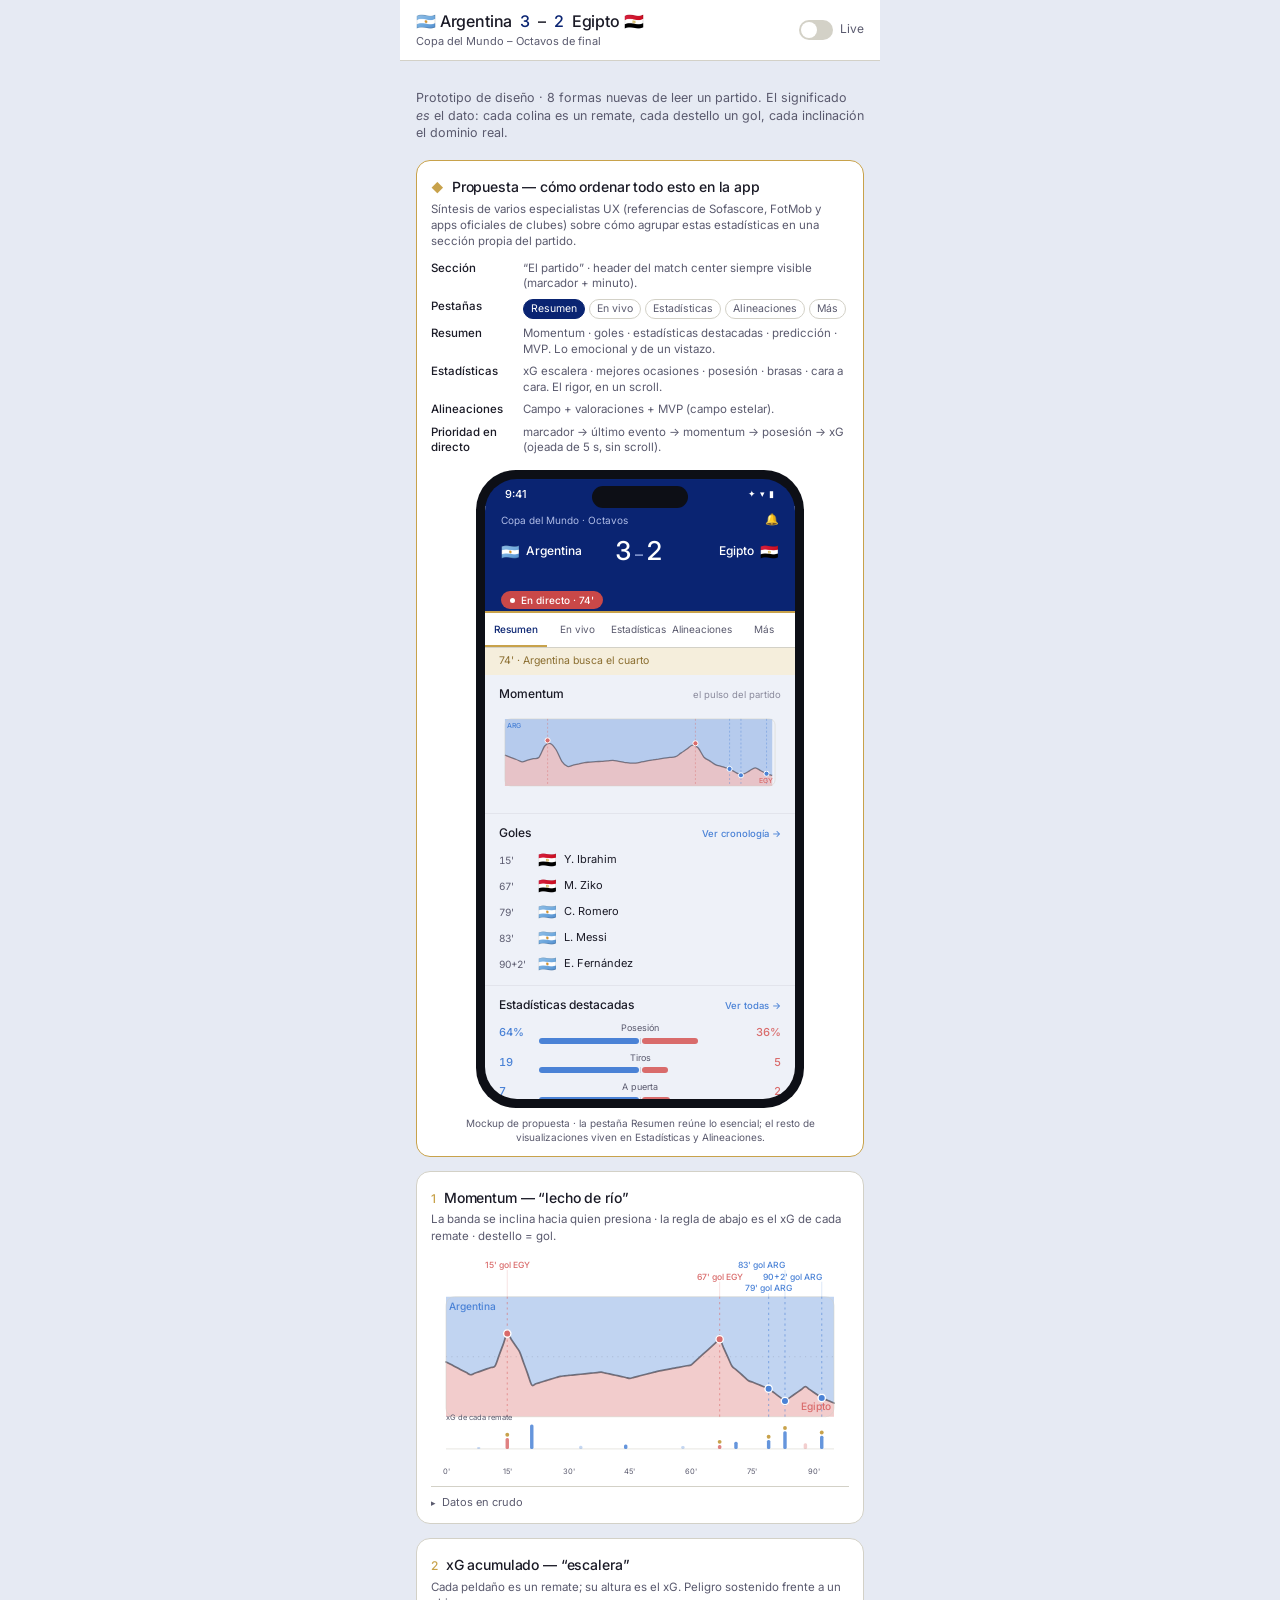
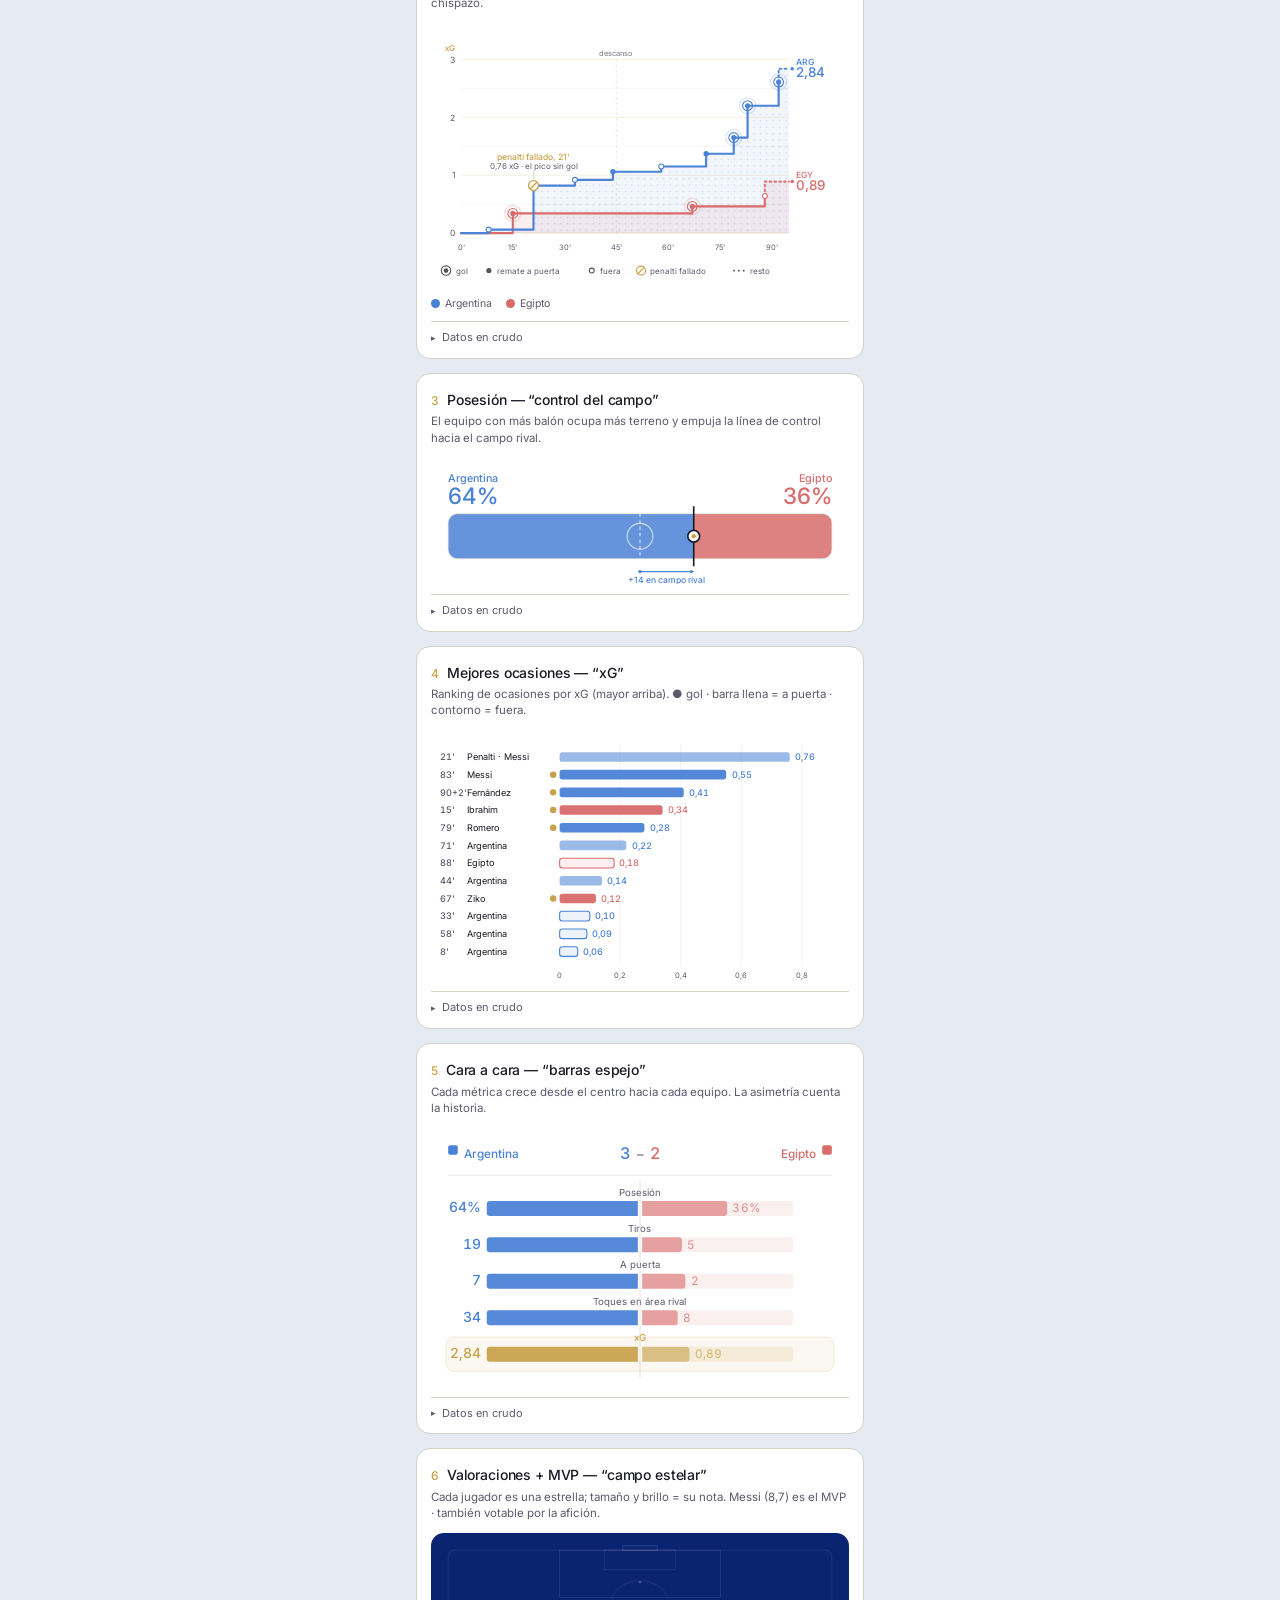
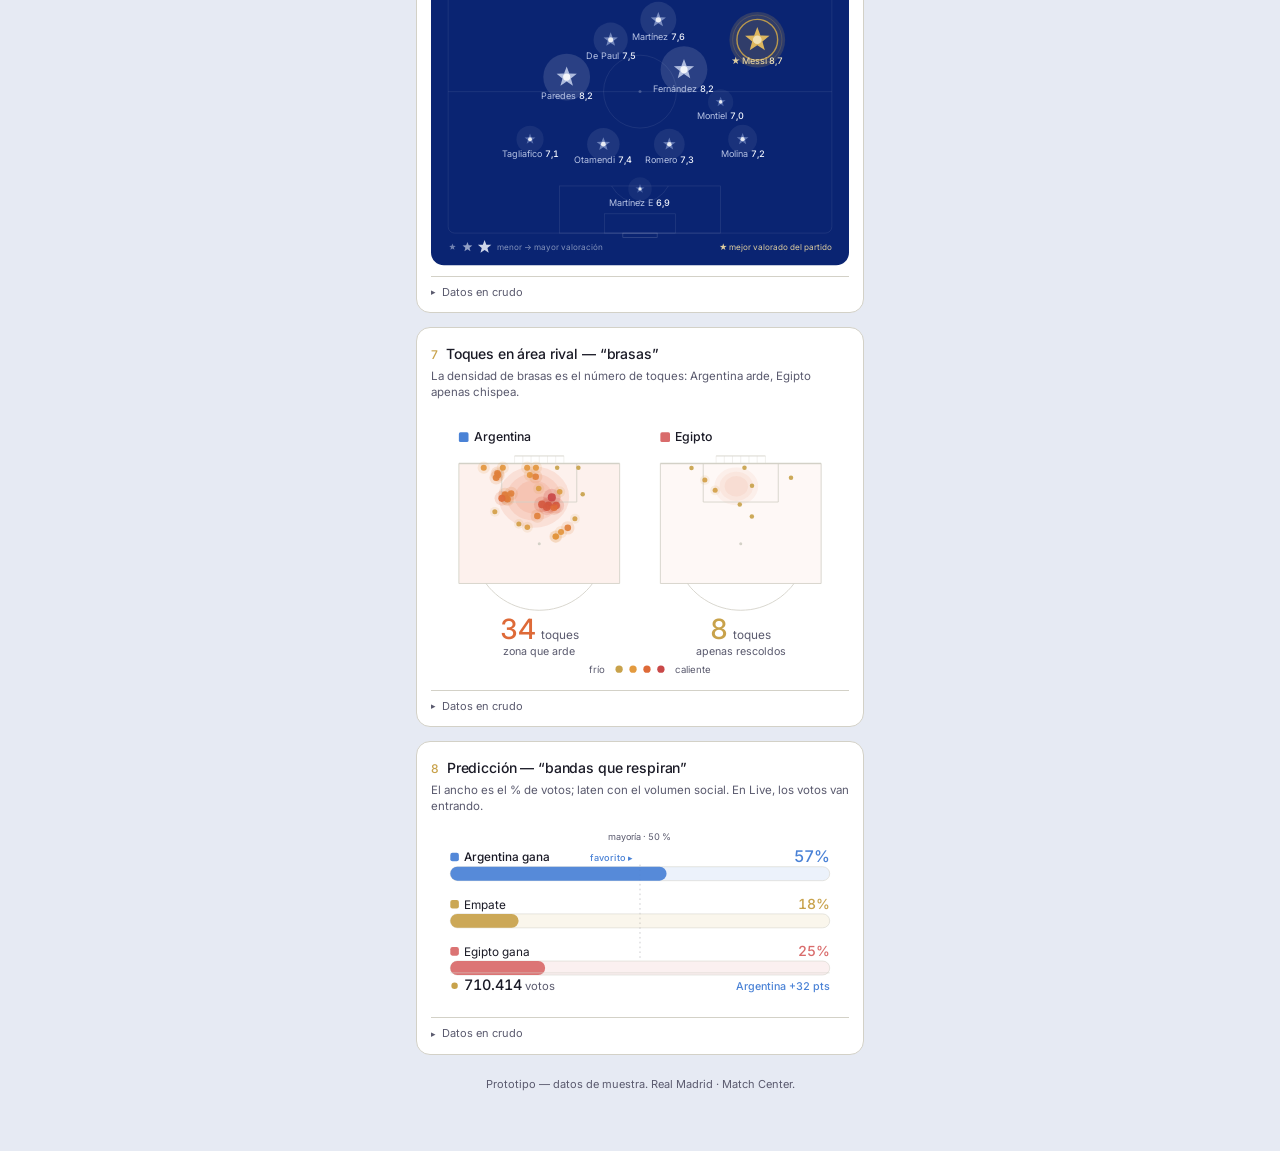
<file: web/dataviz/index.html>
<!DOCTYPE html>
<html lang="es">
<head>
<meta charset="UTF-8">
<meta name="viewport" content="width=device-width, initial-scale=1.0">
<title>Real Madrid · Match Center — Data Visualizations</title>

<!-- Clean geometric sans; falls back to the system stack if the font can't load.
     Two weights only (400 / 500) per the brand system. -->
<link rel="preconnect" href="https://fonts.googleapis.com">
<link rel="preconnect" href="https://fonts.gstatic.com" crossorigin>
<link href="https://fonts.googleapis.com/css2?family=Inter:wght@400;500&display=swap" rel="stylesheet">

<style>
/* ============================================================================
   BRAND SYSTEM  ·  Real Madrid Match Center — data-viz prototype
   Flat design: no gradients, no shadows, no glow. Hairline borders, whitespace.
   Every color also carries a size/position/label so color is never the only cue.
   ============================================================================ */
:root{
  /* --- club palette --- */
  --blue:      #0A2472;   /* primary club blue           */
  --gold:      #C8A24B;   /* gold accent                 */
  --gold-soft: #E0CFA0;   /* light gold / tan (away xG)  */

  /* home team = Argentina, standing in for "our team" (blue family) */
  --home:      #4A82D6;
  --home-soft: #7FA8E8;
  /* away team = Egypt (red family) */
  --away:      #D96B6B;
  --away-soft: #C94848;

  /* --- neutral surfaces (light) --- */
  --page:      #E6EAF3;
  --surface:   #EEF1F8;
  --surface-2: #FFFFFF;
  --border:    #D3D1C7;
  --ink:       #1A1A26;
  --muted:     #5A5A6E;

  --hair: 0.5px;                       /* hairline border weight */
  --radius: 14px;
  --font: 'Inter', -apple-system, BlinkMacSystemFont, 'Segoe UI', Roboto, Helvetica, Arial, sans-serif;
}

/* --- dark mode: keep the club-blue identity, invert surfaces --- */
@media (prefers-color-scheme: dark){
  :root{
    --page:      #070B18;
    --surface:   #0E1327;
    --surface-2: #141A30;
    --border:    #2A3252;
    --ink:       #EAECF4;
    --muted:     #9AA0B8;
    --home-soft: #7FA8E8;
    --away-soft: #E08A8A;
  }
}

*{ box-sizing:border-box; }
html,body{ margin:0; padding:0; }
body{
  background:var(--page);
  color:var(--ink);
  font-family:var(--font);
  font-weight:400;
  line-height:1.4;
  -webkit-font-smoothing:antialiased;
  text-rendering:optimizeLegibility;
}

/* Center the mobile column, cap width on desktop */
.wrap{
  max-width:480px;
  margin:0 auto;
  padding:0 0 48px;
  background:var(--page);
}

/* ---------------------------------------------------------------- header --- */
.appbar{
  position:sticky; top:0; z-index:50;
  background:var(--surface-2);
  border-bottom:var(--hair) solid var(--border);
  padding:10px 16px;
}
.appbar-row{ display:flex; align-items:center; justify-content:space-between; gap:12px; }
.score{
  font-weight:500; font-size:16px; letter-spacing:-0.01em;
  display:flex; align-items:center; gap:8px; white-space:nowrap;
}
.score .num{ color:var(--blue); }
@media (prefers-color-scheme: dark){ .score .num{ color:var(--home-soft); } }
.comp{ color:var(--muted); font-size:11px; margin-top:2px; }

/* Live toggle (tiny switch) */
.live{ display:flex; align-items:center; gap:7px; font-size:12px; color:var(--muted); cursor:pointer; user-select:none; }
.live input{ position:absolute; opacity:0; width:0; height:0; }
.switch{
  width:34px; height:20px; border-radius:20px;
  background:var(--border); position:relative; transition:background .18s ease; flex:0 0 auto;
}
.switch::after{
  content:""; position:absolute; top:2px; left:2px; width:16px; height:16px; border-radius:50%;
  background:var(--surface-2); transition:transform .18s ease;
}
.live input:checked + .switch{ background:var(--home); }
.live input:checked + .switch::after{ transform:translateX(14px); }
.live-dot{ width:6px; height:6px; border-radius:50%; background:var(--away-soft); opacity:0; transition:opacity .2s; }
body.is-live .live-dot{ opacity:1; animation:blink 1.1s steps(2,start) infinite; }
@keyframes blink{ 50%{ opacity:.25; } }

/* ----------------------------------------------------------------- cards --- */
.intro{ padding:16px 16px 4px; color:var(--muted); font-size:12.5px; }
.card{
  background:var(--surface-2);
  border:var(--hair) solid var(--border);
  border-radius:var(--radius);
  margin:14px 16px;
  padding:16px 14px 12px;
}
.card h2{
  font-size:14px; font-weight:500; margin:0; letter-spacing:-0.01em;
  display:flex; align-items:baseline; gap:8px;
}
.card h2 .idx{ color:var(--gold); font-weight:500; font-size:12px; }
.card .sub{ color:var(--muted); font-size:11.5px; margin:4px 0 12px; }
.card svg.viz{ display:block; width:100%; height:auto; }

/* raw-data disclosure */
details.raw{ margin-top:10px; border-top:var(--hair) solid var(--border); padding-top:8px; }
details.raw summary{
  cursor:pointer; font-size:11px; color:var(--muted); list-style:none; display:flex; align-items:center; gap:6px;
}
details.raw summary::-webkit-details-marker{ display:none; }
details.raw summary::before{ content:"▸"; font-size:9px; transition:transform .15s; }
details.raw[open] summary::before{ transform:rotate(90deg); }
details.raw table{ width:100%; border-collapse:collapse; margin-top:8px; font-size:11px; }
details.raw th, details.raw td{ text-align:left; padding:3px 6px; border-bottom:var(--hair) solid var(--border); }
details.raw th{ color:var(--muted); font-weight:500; }
details.raw td.n{ text-align:right; font-variant-numeric:tabular-nums; }

.legend{ display:flex; flex-wrap:wrap; gap:10px 14px; font-size:10.5px; color:var(--muted); margin-top:8px; }
.legend .k{ display:inline-flex; align-items:center; gap:5px; }
.dot{ width:9px; height:9px; border-radius:50%; display:inline-block; }
.foot{ text-align:center; color:var(--muted); font-size:11px; padding:8px 16px 0; }

/* svg text defaults */
text{ font-family:var(--font); }
</style>
</head>
<body>
<div class="wrap">

  <!-- ═══════════════════════════ STICKY HEADER ═══════════════════════════ -->
  <header class="appbar">
    <div class="appbar-row">
      <div>
        <div class="score">
          🇦🇷 Argentina <span class="num">3</span> – <span class="num">2</span> Egipto 🇪🇬
        </div>
        <div class="comp">Copa del Mundo – Octavos de final</div>
      </div>
      <label class="live" title="Simula el partido en directo">
        <span class="live-dot"></span>
        <input type="checkbox" id="liveToggle">
        <span class="switch"></span>
        Live
      </label>
    </div>
  </header>

  <p class="intro">
    Prototipo de diseño · 8 formas nuevas de leer un partido. El significado <em>es</em> el dato:
    cada colina es un remate, cada destello un gol, cada inclinación el dominio real.
  </p>

  <!-- The 8 cards are generated by JS so the raw-data tables stay in sync with the data. -->
  <main id="feed"></main>

  <p class="foot">Prototipo — datos de muestra. Real Madrid · Match Center.</p>
</div>

<script>
/* ============================================================================
   SAMPLE DATA — match Argentina 3–2 Egypt. Exact values from the brief.
   (This is a design prototype: nothing here is wired to a live feed.)
   ============================================================================ */
const MATCH = {
  home: { name: "Argentina", short: "ARG", color: "#4A82D6" },
  away: { name: "Egipto",    short: "EGY", color: "#D96B6B" },
  score: [3, 2],
  competition: "Copa del Mundo – Octavos de final",
  possession: [64, 36],
  shots: [19, 5],
  onTarget: [7, 2],
  boxTouches: [34, 8],
  xg: [2.84, 0.89],
  prediction: { home: 57, draw: 18, away: 25, totalVotes: 710414 },
  goals: [
    { min: 15, team: "away", xg: 0.34, scorer: "Yasser Ibrahim" },
    { min: 67, team: "away", xg: 0.12, scorer: "Mostafa Ziko" },
    { min: 79, team: "home", xg: 0.28, scorer: "Cristian Romero" },
    { min: 83, team: "home", xg: 0.55, scorer: "Lionel Messi" },
    { min: 92, team: "home", xg: 0.41, scorer: "Enzo Fernández" }
  ],
  shotsData: [
    { min: 8,  team: "home", xg: 0.06, onTarget: false, goal: false },
    { min: 15, team: "away", xg: 0.34, onTarget: true,  goal: true  },
    { min: 21, team: "home", xg: 0.76, onTarget: true,  goal: false }, // Messi missed penalty
    { min: 33, team: "home", xg: 0.10, onTarget: false, goal: false },
    { min: 44, team: "home", xg: 0.14, onTarget: true,  goal: false },
    { min: 58, team: "home", xg: 0.09, onTarget: false, goal: false },
    { min: 67, team: "away", xg: 0.12, onTarget: true,  goal: true  },
    { min: 71, team: "home", xg: 0.22, onTarget: true,  goal: false },
    { min: 79, team: "home", xg: 0.28, onTarget: true,  goal: true  },
    { min: 83, team: "home", xg: 0.55, onTarget: true,  goal: true  },
    { min: 88, team: "away", xg: 0.18, onTarget: false, goal: false },
    { min: 92, team: "home", xg: 0.41, onTarget: true,  goal: true  }
  ],
  lineup: [
    { name: "Messi",      rating: 8.7, x: 0.82, y: 0.30, motm: true },
    { name: "Fernández",  rating: 8.2, x: 0.62, y: 0.42 },
    { name: "Paredes",    rating: 8.2, x: 0.30, y: 0.45 },
    { name: "Martínez",   rating: 7.6, x: 0.55, y: 0.22 },
    { name: "De Paul",    rating: 7.5, x: 0.42, y: 0.30 },
    { name: "Otamendi",   rating: 7.4, x: 0.40, y: 0.72 },
    { name: "Molina",     rating: 7.2, x: 0.78, y: 0.70 },
    { name: "Tagliafico", rating: 7.1, x: 0.20, y: 0.70 },
    { name: "Romero",     rating: 7.3, x: 0.58, y: 0.72 },
    { name: "Montiel",    rating: 7.0, x: 0.72, y: 0.55 },
    { name: "Martínez E", rating: 6.9, x: 0.50, y: 0.90 }
  ]
};

/* Full-match end minute (incl. stoppage). 90+2' goal lives at 92. */
const T_END = 95;

/* ============================================================================
   TINY HELPERS
   ============================================================================ */
const SVGNS = "http://www.w3.org/2000/svg";
/** create an SVG element with attributes */
function el(tag, attrs = {}, kids = []){
  const n = document.createElementNS(SVGNS, tag);
  for (const k in attrs) if (attrs[k] != null) n.setAttribute(k, attrs[k]);
  (Array.isArray(kids) ? kids : [kids]).forEach(c => c && n.appendChild(typeof c === "string" ? document.createTextNode(c) : c));
  return n;
}
/** deterministic PRNG (mulberry32) so stippling / scatter is stable across renders */
function rng(seed){ return function(){ seed|=0; seed=seed+0x6D2B79F5|0; let t=Math.imul(seed^seed>>>15,1|seed); t=t+Math.imul(t^t>>>7,61|t)^t; return ((t^t>>>14)>>>0)/4294967296; }; }
const clamp = (v,a,b)=>Math.max(a,Math.min(b,v));
const lerp  = (a,b,t)=>a+(b-a)*t;
/** goal-minute label: 92 -> "90+2'" */
function minLabel(m){ return m>90 ? `90+${m-90}'` : `${m}'`; }
const fmtInt = n => n.toLocaleString('es-ES');
const es = n => String(n).replace('.', ','); // Spanish decimal comma

/** build a <details> raw-data block from rows [[label,value],...] or a full table */
function rawTable(cols, rows){
  const d = document.createElement('details'); d.className='raw';
  const s = document.createElement('summary'); s.textContent='Datos en crudo'; d.appendChild(s);
  const t = document.createElement('table');
  if (cols){
    const thead=document.createElement('thead'); const tr=document.createElement('tr');
    cols.forEach((c,i)=>{ const th=document.createElement('th'); th.textContent=c; if(i>0)th.style.textAlign='right'; tr.appendChild(th); });
    thead.appendChild(tr); t.appendChild(thead);
  }
  const tb=document.createElement('tbody');
  rows.forEach(r=>{ const tr=document.createElement('tr');
    r.forEach((cell,i)=>{ const td=document.createElement('td'); td.textContent=cell; if(i>0)td.className='n'; tr.appendChild(td); });
    tb.appendChild(tr);
  });
  t.appendChild(tb); d.appendChild(t); return d;
}

/** scaffold a card with title, subtitle, an SVG mount point, extras, and raw data */
function card(idx, title, subtitle){
  const c = document.createElement('section'); c.className='card';
  const h = document.createElement('h2');
  h.innerHTML = `<span class="idx">${idx}</span> ${title}`;
  const sub = document.createElement('div'); sub.className='sub'; sub.textContent = subtitle;
  c.appendChild(h); c.appendChild(sub);
  return c;
}
/* theme-aware ink for SVG text (resolved once at render) */
function css(v){ return getComputedStyle(document.documentElement).getPropertyValue(v).trim(); }

/* ============================================================================
   MOMENTUM MODEL — a per-minute momentum value in [-1,1].
   +1 = total home (ARG) dominance, -1 = total away (EGY) dominance.
   Control points are hand-authored to match the story of the events:
   ARG press early, EGY snatch a goal at 15', ARG win a pen (21') & surge late.
   The number IS the meaning: the frontier tilts by exactly this value.
   ============================================================================ */
const MOMENTUM = [
  [0,0.10],[6,0.35],[12,0.18],[15,-0.45],[18,-0.10],[21,0.55],[28,0.38],
  [38,0.30],[45,0.42],[52,0.28],[60,0.16],[67,-0.34],[70,0.18],[74,0.46],
  [79,0.62],[83,0.86],[88,0.58],[92,0.80],[95,0.90]
];
function momentumAt(m){
  if (m<=MOMENTUM[0][0]) return MOMENTUM[0][1];
  for (let i=1;i<MOMENTUM.length;i++){
    const [x1,y1]=MOMENTUM[i], [x0,y0]=MOMENTUM[i-1];
    if (m<=x1) return lerp(y0,y1,(m-x0)/(x1-x0));
  }
  return MOMENTUM[MOMENTUM.length-1][1];
}
/* Possession share (home %) over time — oscillates around the final 64%. */
function possHomeAt(m){ return clamp(58 + 6*Math.sin(m/13) + (m/95)*4, 30, 78); }

/* ============================================================================
   1 · MOMENTUM — "riverbed"  (HERO)
   A band over 90'. Central frontier tilts to the dominant team. Hills = shots
   (height ∝ xG). Goals = full-height flash + dashed line + label.
   `upto` clips the drawing for Live mode (progressive left→right reveal).
   ============================================================================ */
function vizMomentum(upto = T_END){
  /* ---- geometry ---- */
  const W=390, H=206, padL=14, padR=14, top=38, bot=150;   // banda de momentum
  const mid=(top+bot)/2, amp=48;
  const rugBase=180, rugH=24;                                // "regla" de xG de remates (abajo)
  const x = m => padL + (m/T_END)*(W-padL-padR);
  const fy = m => mid + momentumAt(m)*amp;                   // home + → frontera arriba (azul)

  const cHome=css('--home'), cAway=css('--away'), cInk=css('--ink'),
        cMuted=css('--muted'), cBorder=css('--border'), cGold=css('--gold');

  const svg = el('svg',{class:'viz', viewBox:`0 0 ${W} ${H}`, role:'img','aria-labelledby':'m1t m1d'});
  svg.appendChild(el('title',{id:'m1t'},'Momentum del partido'));
  svg.appendChild(el('desc',{id:'m1d'},
    'Banda de 90 minutos cuya frontera fluida se inclina hacia el equipo que domina cada minuto: arriba en azul manda Argentina, abajo en rojo Egipto. Debajo, una regla muestra el xG de cada remate, y los destellos verticales marcan los cinco goles.'));

  /* ---- frontera suave (Catmull-Rom → bézier, a mano; sin librería, offline) ---- */
  const pts=[]; for(let m=0;m<=upto;m+=1) pts.push([x(m),fy(m)]);
  if(pts.length<2) pts.push([x(0),fy(0)]);
  function smooth(P){
    if(P.length<3) return `M ${P[0][0].toFixed(2)} ${P[0][1].toFixed(2)} L ${P[P.length-1][0].toFixed(2)} ${P[P.length-1][1].toFixed(2)}`;
    let d=`M ${P[0][0].toFixed(2)} ${P[0][1].toFixed(2)}`;
    for(let i=0;i<P.length-1;i++){
      const p0=P[i-1]||P[i], p1=P[i], p2=P[i+1], p3=P[i+2]||P[i+1];
      const c1x=p1[0]+(p2[0]-p0[0])/6, c1y=p1[1]+(p2[1]-p0[1])/6;
      const c2x=p2[0]-(p3[0]-p1[0])/6, c2y=p2[1]-(p3[1]-p1[1])/6;
      d+=` C ${c1x.toFixed(2)} ${c1y.toFixed(2)}, ${c2x.toFixed(2)} ${c2y.toFixed(2)}, ${p2[0].toFixed(2)} ${p2[1].toFixed(2)}`;
    }
    return d;
  }
  const front=smooth(pts);
  const firstX=pts[0][0], lastX=pts[pts.length-1][0];

  /* ---- fills plenos: azul arriba (ARG), rojo abajo (EGY) ---- */
  svg.appendChild(el('path',{d:`${front} L ${lastX} ${top} L ${firstX} ${top} Z`, fill:cHome,'fill-opacity':0.34}));
  svg.appendChild(el('path',{d:`${front} L ${lastX} ${bot} L ${firstX} ${bot} Z`, fill:cAway,'fill-opacity':0.34}));
  svg.appendChild(el('line',{x1:padL,y1:mid,x2:W-padR,y2:mid,stroke:cMuted,'stroke-width':0.5,'stroke-dasharray':'1 4','stroke-opacity':0.4}));
  svg.appendChild(el('path',{d:front,fill:'none',stroke:cInk,'stroke-width':1.6,'stroke-opacity':0.55,'stroke-linecap':'round'}));
  svg.appendChild(el('rect',{x:padL,y:top,width:W-padL-padR,height:bot-top,rx:8,fill:'none',stroke:cBorder,'stroke-width':0.5}));

  /* ---- goles = destello vertical + punto en la frontera + etiqueta escalonada ---- */
  MATCH.goals.forEach((g,i)=>{
    if(g.min>upto) return;
    const cx=x(g.min), home=g.team==='home', col=home?cHome:cAway, short=home?MATCH.home.short:MATCH.away.short;
    svg.appendChild(el('line',{x1:cx,y1:top,x2:cx,y2:bot,stroke:col,'stroke-width':1,'stroke-dasharray':'2 3','stroke-opacity':0.55}));
    svg.appendChild(el('circle',{cx,cy:fy(g.min),r:3.4,fill:col,stroke:css('--surface-2'),'stroke-width':1.2}));
    const ly=11+(i%3)*11;
    const anchor = cx>W-64 ? 'end' : (cx<48?'start':'middle');
    svg.appendChild(el('line',{x1:cx,y1:ly+2,x2:cx,y2:top,stroke:col,'stroke-width':0.5,'stroke-opacity':0.35}));
    svg.appendChild(el('text',{x:cx,y:ly,'text-anchor':anchor,'font-size':8,fill:col,'font-weight':500},`${minLabel(g.min)} gol ${short}`));
  });

  /* ---- etiquetas de equipo + eje de minutos ---- */
  svg.appendChild(el('text',{x:padL+3,y:top+12,'font-size':9.5,'font-weight':500,fill:cHome},'Argentina'));
  svg.appendChild(el('text',{x:W-padR-3,y:bot-6,'text-anchor':'end','font-size':9.5,'font-weight':500,fill:cAway},'Egipto'));

  /* ---- REGLA de remates (abajo): una barra por remate, alto ∝ xG ---- */
  svg.appendChild(el('line',{x1:padL,y1:rugBase,x2:W-padR,y2:rugBase,stroke:cBorder,'stroke-width':0.5}));
  svg.appendChild(el('text',{x:padL,y:rugBase-rugH-3,'font-size':7,fill:cMuted},'xG de cada remate'));
  MATCH.shotsData.forEach(s=>{
    if(s.min>upto) return;
    const cx=x(s.min), h=(clamp(s.xg,0,0.8)/0.8)*rugH, col=s.team==='home'?cHome:cAway;
    svg.appendChild(el('rect',{x:cx-1.6,y:rugBase-h,width:3.2,height:h,rx:1.4,
      fill:col,'fill-opacity':s.onTarget?0.85:0.32}));
    if(s.goal) svg.appendChild(el('circle',{cx,cy:rugBase-h-3,r:1.8,fill:cGold}));   // punto dorado = gol
  });
  [0,15,30,45,60,75,90].forEach(m=>svg.appendChild(el('text',{x:x(m),y:H-3,'text-anchor':'middle','font-size':7,fill:cMuted},`${m}'`)));

  if(upto<T_END) svg.appendChild(el('line',{x1:x(upto),y1:top,x2:x(upto),y2:rugBase,stroke:cGold,'stroke-width':1}));
  return svg;
}

/* ============================================================================
   2 · xG ACUMULADO — "staircase"
   Each shot raises a step ∝ its xG. One line per team. Ends at the official
   totals (2.84 / 0.89) — the representative shot list is a subset, so a final
   riser closes the gap to the true total, direct-labelled at the right end.
   ============================================================================ */
function vizStaircase(){
  // ---- frame & scales -------------------------------------------------------
  const W=390, H=248, padL=28, padR=56, top=34, bot=196, xgMax=3.0;
  const plotW=W-padL-padR;
  const x=m=>padL+(m/T_END)*plotW;
  const y=v=>bot-(clamp(v,0,xgMax)/xgMax)*(bot-top);
  // brand system: ARG = azul (nuestro), EGY = rojo. Oro = SOLO acento de xG.
  const homeC=css('--home'), homeS=css('--home-soft');
  const awayC=css('--away'), awayS=css('--away-soft');
  const gold=css('--gold');
  const muted=css('--muted'), border=css('--border'), ink=css('--ink'), surf=css('--surface-2');

  const svg=el('svg',{class:'viz',viewBox:`0 0 ${W} ${H}`,role:'img','aria-labelledby':'m2t m2d'});
  svg.appendChild(el('title',{id:'m2t'},'xG acumulado por equipo'));
  svg.appendChild(el('desc',{id:'m2d'},
    'Gráfico de escalones monótono: cada remate sube un peldaño proporcional a su xG. '+
    'Argentina en azul sube hasta 2,84, con su área tramada de puntos como pista no cromática; '+
    'Egipto en rojo sube hasta 0,89. Los anillos son goles y el glifo de prohibido del minuto 21 '+
    'marca el penalti fallado, el mayor pico que no acabó en gol.'));

  // ---- defs: dot texture = pista NO cromática del área de ARG ----------------
  const defs=el('defs');
  const pat=el('pattern',{id:'stairDots',width:6,height:6,patternUnits:'userSpaceOnUse'});
  pat.appendChild(el('circle',{cx:1.3,cy:1.3,r:0.65,fill:homeC,'fill-opacity':0.30}));
  defs.appendChild(pat);
  svg.appendChild(defs);

  // ---- xG grid: medios en gris fino, enteros como acento de oro sutil -------
  [0,0.5,1,1.5,2,2.5,3].forEach(v=>{
    const major=Number.isInteger(v);
    svg.appendChild(el('line',{x1:padL,y1:y(v),x2:W-padR,y2:y(v),
      stroke:major?gold:border,'stroke-width':0.5,
      'stroke-opacity':major?(v===0?0.55:0.32):0.4}));
    if(major) svg.appendChild(el('text',{x:padL-6,y:y(v)+3,'text-anchor':'end','font-size':8,
      fill:muted,'font-variant-numeric':'tabular-nums'}, String(v)));
  });
  svg.appendChild(el('text',{x:padL-6,y:top-8,'text-anchor':'end','font-size':7.5,'font-weight':500,fill:gold},'xG'));

  // ---- half-time guide ------------------------------------------------------
  svg.appendChild(el('line',{x1:x(45),y1:top,x2:x(45),y2:bot,stroke:muted,
    'stroke-width':0.5,'stroke-opacity':0.3,'stroke-dasharray':'2 3'}));
  svg.appendChild(el('text',{x:x(45),y:top-3,'text-anchor':'middle','font-size':7,
    fill:muted,'fill-opacity':0.8},'descanso'));

  // ---- geometry per team ----------------------------------------------------
  function geom(team,total){
    const shots=MATCH.shotsData.filter(s=>s.team===team).sort((a,b)=>a.min-b.min);
    let cum=0, d=`M ${x(0)} ${y(0)}`; const pts=[];
    shots.forEach(s=>{ d+=` L ${x(s.min)} ${y(cum)}`; cum+=s.xg; d+=` L ${x(s.min)} ${y(cum)}`;
      pts.push({min:s.min,cum,shot:s}); });
    const lastMin=shots.length?shots[shots.length-1].min:0;
    const gap = total>cum+1e-6;
    // dashed riser closes the sample to the official total AT the last plotted
    // minute, so the trace stays monotonic in x and never backtracks.
    const dash = gap ? `M ${x(lastMin)} ${y(cum)} L ${x(lastMin)} ${y(total)} L ${x(T_END)} ${y(total)}` : null;
    const solid = gap ? d : d+` L ${x(T_END)} ${y(total)}`;
    const areaTop = d + (gap ? ` L ${x(lastMin)} ${y(total)} L ${x(T_END)} ${y(total)}` : ` L ${x(T_END)} ${y(total)}`);
    const area = areaTop+` L ${x(T_END)} ${y(0)} L ${x(0)} ${y(0)} Z`;
    return {pts,solid,dash,area};
  }
  const gA=geom('home',MATCH.xg[0]);
  const gE=geom('away',MATCH.xg[1]);

  // ---- areas (baja opacidad para dar cuerpo; EGY detrás, ARG tramado encima) -
  svg.appendChild(el('path',{d:gE.area,fill:awayC,'fill-opacity':0.11,stroke:'none'}));
  svg.appendChild(el('path',{d:gA.area,fill:homeC,'fill-opacity':0.07,stroke:'none'}));
  svg.appendChild(el('path',{d:gA.area,fill:'url(#stairDots)',stroke:'none'}));

  // ---- step lines (solid = sampled shots, dashed = residual to official total)
  function line(g,color){
    if(g.dash) svg.appendChild(el('path',{d:g.dash,fill:'none',stroke:color,'stroke-width':2,
      'stroke-linejoin':'round','stroke-linecap':'round','stroke-dasharray':'1.5 3','stroke-opacity':0.9}));
    svg.appendChild(el('path',{d:g.solid,fill:'none',stroke:color,'stroke-width':2,
      'stroke-linejoin':'round','stroke-linecap':'round'}));
  }
  line(gE,awayC);
  line(gA,homeC);   // ARG drawn last → on top

  // ---- shot markers ---------------------------------------------------------
  // La FORMA codifica el desenlace (nunca solo el color):
  //   gol → punto lleno + doble anillo · a puerta → lleno · fuera → hueco
  //   penalti fallado → glifo de prohibido (aparte, con llamada en oro)
  let penalty=null;
  function marks(g,color){
    g.pts.forEach(pt=>{
      const s=pt.shot, cx=x(pt.min), cy=y(pt.cum);
      if(pt.min===21 && !s.goal){ penalty={cx,cy}; return; }
      if(s.goal){
        svg.appendChild(el('circle',{cx,cy,r:7.5,fill:'none',stroke:color,'stroke-width':1,'stroke-opacity':0.25}));
        svg.appendChild(el('circle',{cx,cy,r:4.6,fill:'none',stroke:color,'stroke-width':1}));
        svg.appendChild(el('circle',{cx,cy,r:2.4,fill:color}));
      } else if(s.onTarget){
        svg.appendChild(el('circle',{cx,cy,r:2.5,fill:color}));
      } else {
        svg.appendChild(el('circle',{cx,cy,r:2.3,fill:surf,stroke:color,'stroke-width':1}));
      }
    });
  }
  marks(gE,awayC);
  marks(gA,homeC);

  // ---- el penalti que no fue: la mayor ocasión del partido, sin gol ---------
  // Glifo en ORO: acento de xG (el pico), no color de equipo.
  if(penalty){
    const {cx,cy}=penalty;
    svg.appendChild(el('circle',{cx,cy,r:4.6,fill:surf,stroke:gold,'stroke-width':1.3}));
    svg.appendChild(el('line',{x1:cx-3.1,y1:cy+3.1,x2:cx+3.1,y2:cy-3.1,stroke:gold,'stroke-width':1.3}));
    svg.appendChild(el('line',{x1:cx,y1:cy-6,x2:cx,y2:cy-14,stroke:gold,'stroke-width':0.5,'stroke-opacity':0.7}));
    svg.appendChild(el('text',{x:cx,y:cy-24,'text-anchor':'middle','font-size':8,'font-weight':500,fill:gold},'penalti fallado, 21\''));
    svg.appendChild(el('text',{x:cx,y:cy-15.5,'text-anchor':'middle','font-size':7.5,fill:muted},'0,76 xG · el pico sin gol'));
  }

  // ---- direct end labels (color de equipo: ARG azul, EGY rojo) --------------
  const plotR=W-padR;
  function endLabel(total,color,short){
    const yy=y(total);
    svg.appendChild(el('circle',{cx:plotR+3,cy:yy,r:1.6,fill:color}));
    svg.appendChild(el('text',{x:plotR+7,y:yy-3,'font-size':8,'font-weight':500,fill:color},short));
    svg.appendChild(el('text',{x:plotR+7,y:yy+8,'font-size':12.5,'font-weight':500,fill:color,
      'font-variant-numeric':'tabular-nums'}, es(total.toFixed(2))));
  }
  endLabel(MATCH.xg[0],homeC,MATCH.home.short);
  endLabel(MATCH.xg[1],awayC,MATCH.away.short);

  // ---- minute axis ----------------------------------------------------------
  [0,15,30,45,60,75,90].forEach(m=>svg.appendChild(el('text',{x:x(m),y:212,'text-anchor':'middle',
    'font-size':7,fill:muted,'font-variant-numeric':'tabular-nums'},`${m}'`)));

  // ---- legend (formas neutras = pista no cromática) -------------------------
  const ly=233;
  const g1=14; svg.appendChild(el('circle',{cx:g1,cy:ly-2,r:4.4,fill:'none',stroke:ink,'stroke-width':1,'stroke-opacity':0.75}));
  svg.appendChild(el('circle',{cx:g1,cy:ly-2,r:2.2,fill:ink,'fill-opacity':0.75}));
  svg.appendChild(el('text',{x:g1+9,y:ly+1,'font-size':7.5,fill:muted},'gol'));
  const g2=54; svg.appendChild(el('circle',{cx:g2,cy:ly-2,r:2.4,fill:ink,'fill-opacity':0.75}));
  svg.appendChild(el('text',{x:g2+8,y:ly+1,'font-size':7.5,fill:muted},'remate a puerta'));
  const g3=150; svg.appendChild(el('circle',{cx:g3,cy:ly-2,r:2.3,fill:surf,stroke:ink,'stroke-width':1,'stroke-opacity':0.75}));
  svg.appendChild(el('text',{x:g3+8,y:ly+1,'font-size':7.5,fill:muted},'fuera'));
  const g4=196; svg.appendChild(el('circle',{cx:g4,cy:ly-2,r:4.2,fill:'none',stroke:gold,'stroke-width':1.1}));
  svg.appendChild(el('line',{x1:g4-2.8,y1:ly+0.8,x2:g4+2.8,y2:ly-4.8,stroke:gold,'stroke-width':1.1}));
  svg.appendChild(el('text',{x:g4+8,y:ly+1,'font-size':7.5,fill:muted},'penalti fallado'));
  const g5=282; svg.appendChild(el('line',{x1:g5,y1:ly-2,x2:g5+12,y2:ly-2,stroke:ink,'stroke-width':1.6,'stroke-dasharray':'1.5 3','stroke-opacity':0.75}));
  svg.appendChild(el('text',{x:g5+16,y:ly+1,'font-size':7.5,fill:muted},'resto'));

  return svg;
}

/* ============================================================================
   3 · POSESIÓN — "tug of war"
   One rope, one central knot. Knot fraction from the ARG (left) end = away% —
   so ARG's larger share pulls the knot toward ARG. `frac` overridable for Live.
   ============================================================================ */
function vizTug(frac){
  /* Posesión como CONTROL DEL CAMPO. El equipo con más balón ocupa más terreno,
     así que "más posesión = más área" (se corrige la paradoja del tira y afloja,
     donde el que ganaba tenía menos barra). `frac` = cuota de EGY (0..1) para Live. */
  const W=390,H=118,padL=16,padR=16,barY=52,barH=42;
  const L=padL,R=W-padR,len=R-L;
  const homePct = frac!=null ? Math.round((1-frac)*100) : MATCH.possession[0];
  const awayPct = 100-homePct;
  const cxL = L + len*(homePct/100);      // línea de control: ARG ocupa [L, cxL]
  const midX = L + len/2;                 // medio campo (50%)

  const cHome=css('--home'), cAway=css('--away'), cMuted=css('--muted'),
        cBorder=css('--border'), cSurf=css('--surface-2'), cInk=css('--ink'), cGold=css('--gold');

  const svg=el('svg',{class:'viz',viewBox:`0 0 ${W} ${H}`,role:'img','aria-labelledby':'m3t m3d'});
  svg.appendChild(el('title',{id:'m3t'},'Posesión como control del campo'));
  svg.appendChild(el('desc',{id:'m3d'},
    'El campo se reparte según la posesión: el equipo con más balón ocupa más terreno y empuja la línea de control hacia el campo rival. Argentina controla el 64% del terreno, Egipto el 36%.'));

  /* ---- rounded pitch strip, split into two territories via clip ---- */
  const clipId='possclip';
  const defs=el('defs');
  const cp=el('clipPath',{id:clipId}); cp.appendChild(el('rect',{x:L,y:barY,width:len,height:barH,rx:9})); defs.appendChild(cp);
  svg.appendChild(defs);
  const g=el('g',{'clip-path':`url(#${clipId})`});
  g.appendChild(el('rect',{x:L,y:barY,width:cxL-L,height:barH,fill:cHome,'fill-opacity':0.85}));       // territorio ARG
  g.appendChild(el('rect',{x:cxL,y:barY,width:R-cxL,height:barH,fill:cAway,'fill-opacity':0.85}));     // territorio EGY
  /* mini marcas de campo: medio campo + círculo central (referencia 50%) */
  g.appendChild(el('line',{x1:midX,y1:barY,x2:midX,y2:barY+barH,stroke:cSurf,'stroke-width':1,'stroke-dasharray':'3 3','stroke-opacity':0.8}));
  g.appendChild(el('circle',{cx:midX,cy:barY+barH/2,r:12,fill:'none',stroke:cSurf,'stroke-width':1,'stroke-opacity':0.7}));
  svg.appendChild(g);
  svg.appendChild(el('rect',{x:L,y:barY,width:len,height:barH,rx:9,fill:'none',stroke:cBorder,'stroke-width':0.5}));

  /* ---- control line + ball ---- */
  svg.appendChild(el('line',{x1:cxL,y1:barY-7,x2:cxL,y2:barY+barH+7,stroke:cInk,'stroke-width':1.5}));
  svg.appendChild(el('circle',{cx:cxL,cy:barY+barH/2,r:5.5,fill:cSurf,stroke:cInk,'stroke-width':1.5}));
  svg.appendChild(el('circle',{cx:cxL,cy:barY+barH/2,r:2,fill:cGold}));

  /* ---- team labels + big percentages at the ends ---- */
  svg.appendChild(el('text',{x:L,y:22,'font-size':10,'font-weight':500,fill:cHome},'Argentina'));
  svg.appendChild(el('text',{x:L,y:43,'font-size':21,'font-weight':500,fill:cHome},`${homePct}%`));
  svg.appendChild(el('text',{x:R,y:22,'text-anchor':'end','font-size':10,'font-weight':500,fill:cAway},'Egipto'));
  svg.appendChild(el('text',{x:R,y:43,'text-anchor':'end','font-size':21,'font-weight':500,fill:cAway},`${awayPct}%`));

  /* ---- "push past midfield" annotation: winner shoved the control line into rival half ---- */
  const push = homePct-50;                    // +14 → ARG empuja hacia la derecha
  const y=barY+barH+12;
  if(Math.abs(push)>=1){
    const dir = push>0, col = dir?cHome:cAway;
    // conector desde medio campo hasta la línea de control + etiqueta debajo
    svg.appendChild(el('line',{x1:midX,y1:y,x2:cxL,y2:y,stroke:col,'stroke-width':1.2}));
    svg.appendChild(el('circle',{cx:midX,cy:y,r:1.6,fill:col}));
    const dir2 = dir?1:-1;
    svg.appendChild(el('path',{d:`M ${cxL} ${y} l ${-dir2*3} -2 l 0 4 Z`,fill:col}));
    svg.appendChild(el('text',{x:(midX+cxL)/2,y:barY+barH+23,'text-anchor':'middle','font-size':8,'font-weight':500,fill:col},
      `${dir?'+':'−'}${Math.abs(push)} en campo rival`));
  }
  return svg;
}

/* ============================================================================
   4 · MAPA DE TIROS — "constellation"
   Half-pitch dark field. Each shot = a star; size ∝ xG, opacity ∝ on-target,
   goal = filled bright star + ring. Two colors for two teams.
   NOTE: shotsData carries no pitch coords, so positions are synthesized
   deterministically — higher xG sits nearer the goal (assumption, see report).
   ============================================================================ */
function vizConstellation(){
  /* Ranking de MEJORES OCASIONES por xG. Se lee como una clasificación: la
     ocasión más clara arriba. Ordenado (nada de dispersión), etiquetado con
     minuto + protagonista y desenlace. Barra ∝ xG, color por equipo. */
  const shots = MATCH.shotsData.slice().sort((a,b)=> b.xg-a.xg || a.min-b.min);
  const W=390, top=16, rowH=16.5, padR=44, labelW=120;
  const barX = labelW, barMax = W - padR - barX;
  const H = top + shots.length*rowH + 20;
  const xgMax=0.8;
  const bw = v => (clamp(v,0,xgMax)/xgMax)*barMax;

  const cHome=css('--home'), cAway=css('--away'), cMuted=css('--muted'),
        cBorder=css('--border'), cInk=css('--ink'), cGold=css('--gold');

  /* protagonista por remate: goleador si es gol, penalti de Messi, o el equipo */
  const scorerByMin={}; MATCH.goals.forEach(g=>scorerByMin[g.min]=g.scorer.split(' ').slice(-1)[0]);
  function who(s){
    if(scorerByMin[s.min]) return scorerByMin[s.min];
    if(s.xg===0.76) return 'Penalti · Messi';
    return s.team==='home'?'Argentina':'Egipto';
  }
  function outcome(s){ return s.goal?'gol':(s.onTarget?'a puerta':'fuera'); }

  const svg=el('svg',{class:'viz',viewBox:`0 0 ${W} ${H}`,role:'img','aria-labelledby':'m4t m4d'});
  svg.appendChild(el('title',{id:'m4t'},'Mejores ocasiones por xG'));
  svg.appendChild(el('desc',{id:'m4d'},
    'Clasificación de las ocasiones del partido ordenadas de mayor a menor xG. La barra es el xG; el color, el equipo; y el desenlace se marca como gol, a puerta o fuera. La ocasión más clara fue el penalti fallado de Messi (0,76).'));

  /* eje xG de referencia arriba */
  [0.2,0.4,0.6,0.8].forEach(v=>{
    svg.appendChild(el('line',{x1:barX+bw(v),y1:top-4,x2:barX+bw(v),y2:H-14,stroke:cBorder,'stroke-width':0.5,'stroke-opacity':0.5}));
    svg.appendChild(el('text',{x:barX+bw(v),y:H-4,'text-anchor':'middle','font-size':7,fill:cMuted},es(v.toFixed(1))));
  });
  svg.appendChild(el('text',{x:barX,y:H-4,'text-anchor':'middle','font-size':7,fill:cMuted},'0'));

  shots.forEach((s,i)=>{
    const y=top+i*rowH, cy=y+rowH/2, col=s.team==='home'?cHome:cAway;
    const w=bw(s.xg);
    // etiqueta izquierda: minuto + protagonista
    svg.appendChild(el('text',{x:8,y:cy+3,'font-size':8.5,'font-weight':500,fill:cMuted,style:'font-variant-numeric:tabular-nums'},minLabel(s.min)));
    svg.appendChild(el('text',{x:34,y:cy+3,'font-size':8.5,fill:cInk},who(s)));
    // barra: gol=llena, a puerta=llena media, fuera=contorno
    if(s.onTarget){
      svg.appendChild(el('rect',{x:barX,y:cy-4.5,width:Math.max(w,2),height:9,rx:2.5,fill:col,'fill-opacity':s.goal?0.95:0.55}));
    }else{
      svg.appendChild(el('rect',{x:barX,y:cy-4.5,width:Math.max(w,2),height:9,rx:2.5,fill:col,'fill-opacity':0.10,stroke:col,'stroke-width':1}));
    }
    // punto dorado = gol al inicio de la barra
    if(s.goal) svg.appendChild(el('circle',{cx:barX-6,cy,r:3,fill:cGold}));
    // valor xG al final de la barra
    svg.appendChild(el('text',{x:barX+w+5,y:cy+3,'font-size':8.5,'font-weight':500,fill:col,style:'font-variant-numeric:tabular-nums'},es(s.xg.toFixed(2))));
  });
  return svg;
}

/* ============================================================================
   5 · CARA A CARA — "mirror bars"  (ANCHOR)
   Central axis; each metric grows from the center to each side. Bars scaled by
   the row max so the asymmetry alone tells the story; numbers direct-labelled.
   xG row highlighted in gold.
   ============================================================================ */
function vizMirror(){
  /* ---- data rows (each scaled by its OWN max so asymmetry = dominance) ---- */
  const rows=[
    {label:'Posesión',            h:MATCH.possession[0], a:MATCH.possession[1], suf:'%'},
    {label:'Tiros',               h:MATCH.shots[0],      a:MATCH.shots[1]},
    {label:'A puerta',            h:MATCH.onTarget[0],   a:MATCH.onTarget[1]},
    {label:'Toques en área rival',h:MATCH.boxTouches[0], a:MATCH.boxTouches[1]},
    {label:'xG',                  h:MATCH.xg[0],         a:MATCH.xg[1], gold:true, dec:true},
  ];
  const hg=MATCH.goals.filter(g=>g.team==='home').length;
  const ag=MATCH.goals.filter(g=>g.team==='away').length;

  /* ---- geometry ---- */
  const W=390, padX=16, cx=W/2, gap=2;
  const headTop=10, sepY=44, y0=58, rowH=34;
  const H=y0+rows.length*rowH+14;
  const maxBar=(W/2)-padX-38;                 // leaves room for the value number past the tip

  /* ---- theme-aware tokens (resolved once) ---- */
  const muted=css('--muted'), border=css('--border');
  const homeC=css('--home')||MATCH.home.color, awayC=css('--away')||MATCH.away.color;
  const gold=css('--gold')||'#C8A24B';
  const tnum='font-variant-numeric:tabular-nums;letter-spacing:0.2px';

  const svg=el('svg',{class:'viz',viewBox:`0 0 ${W} ${H}`,role:'img','aria-labelledby':'m5t m5d'});
  svg.appendChild(el('title',{id:'m5t'},'Estadísticas cara a cara en barras espejo'));
  svg.appendChild(el('desc',{id:'m5d'},
    'Eje central; cada métrica crece hacia el lado de su equipo y se escala por su propio máximo. '+
    'Argentina domina posesión 64 a 36, tiros 19 a 5, a puerta 7 a 2, toques en el área 34 a 8 y xG 2,84 a 0,89, pese al 3 a 2 final.'));

  /* half-rounded bar: rounds only the OUTER corners (flat toward the axis) */
  function barPath(x0,w,y,h,dir){
    const r=Math.max(0,Math.min(3,w/2,h/2));
    if(dir>0){ const xe=x0+w; return `M${x0},${y} H${xe-r} Q${xe},${y} ${xe},${y+r} V${y+h-r} Q${xe},${y+h} ${xe-r},${y+h} H${x0} Z`; }
    const xe=x0-w; return `M${x0},${y} H${xe+r} Q${xe},${y} ${xe},${y+r} V${y+h-r} Q${xe},${y+h} ${xe+r},${y+h} H${x0} Z`;
  }

  /* ---- header: team swatches + names, final score anchored in the middle ---- */
  const sw=9, nameY=headTop+18;
  svg.appendChild(el('rect',{x:padX,y:headTop+6,width:sw,height:sw,rx:2,fill:homeC}));
  svg.appendChild(el('text',{x:padX+sw+6,y:nameY,'font-size':11,'font-weight':500,fill:homeC},MATCH.home.name));
  svg.appendChild(el('rect',{x:W-padX-sw,y:headTop+6,width:sw,height:sw,rx:2,fill:awayC}));
  svg.appendChild(el('text',{x:W-padX-sw-6,y:nameY,'text-anchor':'end','font-size':11,'font-weight':500,fill:awayC},MATCH.away.name));
  // final score — real datum, ties the two headers together
  svg.appendChild(el('text',{x:cx-9,y:nameY+1,'text-anchor':'end','font-size':15,'font-weight':500,fill:homeC,style:tnum},String(hg)));
  svg.appendChild(el('text',{x:cx,y:nameY+1,'text-anchor':'middle','font-size':12,fill:muted},'–'));
  svg.appendChild(el('text',{x:cx+9,y:nameY+1,'font-size':15,'font-weight':500,fill:awayC,style:tnum},String(ag)));
  svg.appendChild(el('line',{x1:padX,y1:sepY,x2:W-padX,y2:sepY,stroke:border,'stroke-width':0.5}));

  /* ---- rows ---- */
  rows.forEach((row,i)=>{
    const yc=y0+i*rowH+rowH/2;
    const max=Math.max(row.h,row.a)||1;
    const hw=(row.h/max)*maxBar, aw=(row.a/max)*maxBar;
    const barY=yc-7, barH=14;
    const homeLeads=row.h>=row.a;

    const hCol=row.gold?gold:homeC, aCol=row.gold?gold:awayC;

    // xG row: gold highlight band spanning the full width
    if(row.gold){
      svg.appendChild(el('rect',{x:padX-2,y:yc-16,width:W-2*padX+4,height:32,rx:7,
        fill:gold,'fill-opacity':0.08,stroke:gold,'stroke-opacity':0.35,'stroke-width':0.5}));
    }

    // faint full-extent tracks (aligned grid: shows the leader's full reach)
    const trkOp=row.gold?0.14:0.10;
    svg.appendChild(el('path',{d:barPath(cx-gap,maxBar,barY,barH,-1),fill:hCol,'fill-opacity':trkOp}));
    svg.appendChild(el('path',{d:barPath(cx+gap,maxBar,barY,barH,+1),fill:aCol,'fill-opacity':trkOp}));

    // bars — leader fuller, trailer lighter (opacity layering, not a shadow)
    svg.appendChild(el('path',{d:barPath(cx-gap,hw,barY,barH,-1),fill:hCol,'fill-opacity':homeLeads?0.92:0.6}));
    svg.appendChild(el('path',{d:barPath(cx+gap,aw,barY,barH,+1),fill:aCol,'fill-opacity':homeLeads?0.6:0.92}));

    // metric label centred above the axis
    svg.appendChild(el('text',{x:cx,y:yc-12,'text-anchor':'middle','font-size':9,
      'font-weight':row.gold?500:400,fill:row.gold?gold:muted},row.label));

    // value numbers at each bar tip — leader larger/heavier
    const hv=row.dec?es(row.h.toFixed(2)):row.h+(row.suf||'');
    const av=row.dec?es(row.a.toFixed(2)):row.a+(row.suf||'');
    svg.appendChild(el('text',{x:cx-gap-hw-5,y:yc+3.6,'text-anchor':'end',
      'font-size':homeLeads?13:11,'font-weight':homeLeads?500:400,
      fill:hCol,'fill-opacity':homeLeads?1:0.75,style:tnum},hv));
    svg.appendChild(el('text',{x:cx+gap+aw+5,y:yc+3.6,
      'font-size':homeLeads?11:13,'font-weight':homeLeads?400:500,
      fill:aCol,'fill-opacity':homeLeads?0.75:1,style:tnum},av));
  });

  // central axis
  svg.appendChild(el('line',{x1:cx,y1:sepY+4,x2:cx,y2:H-8,stroke:border,'stroke-width':0.5}));
  return svg;
}

/* ============================================================================
   6 · VALORACIONES + MOTM — "starfield"
   Club-blue pitch (halfway line + centre circle). Starting XI at formation
   coords; star size/brightness ∝ rating. MOTM = biggest, brightest star + ring + ★.
   Coord assumption: x=0..1 left→right, y=0 attack (top) → 1 own goal (bottom).
   Tap a star → console.log (stub for "open player detail").
   ============================================================================ */
function vizStarfield(){
  const W=390,H=310;
  // Field frame (dark, fixed) and player play-area (inset from the lines)
  const fx0=16,fx1=374,fy0=16,fy1=280,cxF=(fx0+fx1)/2,cyF=(fy0+fy1)/2;
  const px=v=>lerp(24,366,v);        // 0..1 left→right, inset from touchlines
  const py=v=>lerp(30,262,v);        // 0=attack/top .. 1=own goal/bottom
  // fixed dark-field palette (literal, as allowed for constellation/starfield fields)
  const NAVY='#0A2472', LINE='rgba(255,255,255,0.12)', LINE2='rgba(255,255,255,0.22)';
  const GOLD='#C8A24B', GOLDSOFT='#E0CFA0';
  const svg=el('svg',{class:'viz',viewBox:`0 0 ${W} ${H}`,role:'img','aria-labelledby':'m6t m6d'});
  svg.appendChild(el('title',{id:'m6t'},'Valoraciones del once inicial de Argentina sobre un campo estelar'));
  svg.appendChild(el('desc',{id:'m6d'},'Campo azul del Real Madrid con el once titular en su formación. Cada jugador es una estrella cuyo tamaño y brillo crecen con su nota, de 6,9 a 8,7. Messi, con nota 8,7, es la estrella mayor, con anillo dorado y una marca de mejor valorado.'));

  // ---- field ----------------------------------------------------------------
  svg.appendChild(el('rect',{x:0,y:0,width:W,height:H,rx:12,fill:NAVY}));
  const mk={fill:'none',stroke:LINE,'stroke-width':0.6};
  // boundary + halfway + centre
  svg.appendChild(el('rect',{x:fx0,y:fy0,width:fx1-fx0,height:fy1-fy0,rx:6,...mk}));
  svg.appendChild(el('line',{x1:fx0,y1:cyF,x2:fx1,y2:cyF,...mk}));
  svg.appendChild(el('circle',{cx:cxF,cy:cyF,r:34,...mk}));
  svg.appendChild(el('circle',{cx:cxF,cy:cyF,r:1.4,fill:LINE2}));
  // penalty boxes, goal areas, spots (top = attacking goal, bottom = own goal)
  boxAt(fy0, 1);   // top
  boxAt(fy1,-1);   // bottom
  function boxAt(gy,dir){
    const bh=44,gh=18, ey=gy+dir*bh, gey=gy+dir*gh, sy=gy+dir*30;
    svg.appendChild(el('rect',{x:cxF-75,y:Math.min(gy,ey),width:150,height:bh,...mk}));
    svg.appendChild(el('rect',{x:cxF-33,y:Math.min(gy,gey),width:66,height:gh,...mk}));
    svg.appendChild(el('circle',{cx:cxF,cy:sy,r:1.2,fill:LINE2}));
    // penalty arc outside the box
    const dy=Math.abs(ey-sy), dx=Math.sqrt(Math.max(0,30*30-dy*dy));
    const flag=dir>0?1:0;
    svg.appendChild(el('path',{d:`M ${(cxF-dx).toFixed(1)} ${ey} A 30 30 0 0 ${flag} ${(cxF+dx).toFixed(1)} ${ey}`,...mk}));
    // goal frame straddling the line
    svg.appendChild(el('rect',{x:cxF-16,y:dir>0?gy-4:gy,width:32,height:4,fill:'none',stroke:LINE2,'stroke-width':0.6}));
  }

  // ---- brightness / size ramp by rating -------------------------------------
  const ratings=MATCH.lineup.map(p=>p.rating);
  const rMin=Math.min(...ratings), rMax=Math.max(...ratings);   // 6,9 → 8,7
  const norm=r=>clamp((r-rMin)/(rMax-rMin),0,1);
  const mix=(t,a,b)=>`rgb(${a.map((v,i)=>Math.round(lerp(v,b[i],t))).join(',')})`;
  const DIM=[110,134,196], BRIGHT=[236,242,255];
  function starPath(cx,cy,ro){
    const ri=ro*0.42; let d='';
    for(let i=0;i<10;i++){ const rr=i%2?ri:ro, a=Math.PI/5*i-Math.PI/2;
      d+=(i?'L':'M')+(cx+Math.cos(a)*rr).toFixed(2)+' '+(cy+Math.sin(a)*rr).toFixed(2)+' '; }
    return d+'Z';
  }

  // draw outfield first, MVP last so it sits on top
  const order=[...MATCH.lineup].sort((a,b)=>(a.motm?1:0)-(b.motm?1:0));
  order.forEach((p,i)=>{
    const x=px(p.x), y=py(p.y), t=norm(p.rating);
    const r=4.5+t*7.5;                          // 4,5 → 12 px
    const mvp=!!p.motm;
    const g=el('g',{class:'rm-player',style:'cursor:pointer'});
    g.addEventListener('click',()=>console.log('open player detail:',p.name,p.rating));

    // luminous halo (translucent layer — brightness IS the rating)
    const halo=el('circle',{cx:x,cy:y,r:r*2.0+2,
      fill:mvp?GOLD:'#FFFFFF','fill-opacity':mvp?0.20:(0.05+t*0.11),
      class:mvp?'rm-halo rm-mvp':'rm-halo',style:`animation-delay:${(i*0.31).toFixed(2)}s`});
    g.appendChild(halo);

    if(mvp){
      g.appendChild(el('circle',{cx:x,cy:y,r:r+7,fill:'none',stroke:GOLD,'stroke-width':1.3,'stroke-opacity':0.9}));
      g.appendChild(el('circle',{cx:x,cy:y,r:r+11,fill:'none',stroke:GOLD,'stroke-width':0.6,'stroke-opacity':0.35}));
    }
    // star + bright core
    g.appendChild(el('path',{d:starPath(x,y,r),fill:mvp?'#DCB65E':mix(t,DIM,BRIGHT),'fill-opacity':mvp?1:0.55+t*0.4}));
    g.appendChild(el('circle',{cx:x,cy:y,r:Math.max(1,r*0.34),fill:mvp?'#F3E7C2':'#FFFFFF','fill-opacity':0.85}));

    // ---- label: surname (dim) + rating (bright) -----------------------------
    // always below the star; the formation + inset play-area keep them clear
    const ly=y+r+11;
    const lx=clamp(x,30,W-30);
    const label=el('text',{x:lx,y:ly,'text-anchor':'middle','font-size':8.4,
      'font-family':'inherit','font-weight':mvp?500:400});
    label.appendChild(el('tspan',{fill:mvp?GOLDSOFT:'#B7C3E4',
      'font-weight':mvp?500:400}, (mvp?'★ ':'')+p.name+' '));
    label.appendChild(el('tspan',{fill:mvp?'#F2E6C0':'#F1F4FC','font-weight':500,
      style:'font-variant-numeric:tabular-nums'}, es(p.rating.toFixed(1))));
    g.appendChild(label);

    svg.appendChild(g);
  });

  // ---- in-field key (helps a first-time viewer) -----------------------------
  const ky=294;
  const key=el('g');
  [[20,3.2,0.12],[34,4.8,0.28],[50,6.6,0.55]].forEach(([kx,kr,ko])=>{
    key.appendChild(el('path',{d:starPath(kx,ky-1,kr),fill:'#E4EAF7','fill-opacity':0.35+ko}));
  });
  key.appendChild(el('text',{x:62,y:ky+2,'font-size':7.6,fill:'rgba(230,236,247,0.55)'},
    'menor → mayor valoración'));
  key.appendChild(el('text',{x:374,y:ky+2,'text-anchor':'end','font-size':7.6,fill:GOLDSOFT},
    '★ mejor valorado del partido'));
  svg.appendChild(key);

  return svg;
}

/* ============================================================================
   7 · TOQUES EN ÁREA RIVAL — "embers / heat"
   Two penalty boxes side by side. Touch count = density of stippled warm dots
   (+ soft warm blobs for the hot one). ARG 34 = glowing, EGY 8 = sparse.
   Not a raster blur — real dots, one cluster per count band.
   ============================================================================ */
function vizEmbers(){
  const W=390,H=250;
  const svg=el('svg',{class:'viz',viewBox:`0 0 ${W} ${H}`,role:'img','aria-labelledby':'m7t m7d'});
  svg.appendChild(el('title',{id:'m7t'},'Toques en el área rival, tipo brasas'));
  svg.appendChild(el('desc',{id:'m7d'},'Dos áreas de penalti enfrentadas vistas desde arriba. Cada brasa es un toque en el área rival y su color codifica la densidad local, del oro (toque aislado) al rojo (zona que arde). Argentina acumula 34 toques y arde frente a la portería; Egipto, solo 8, apenas deja rescoldos.'));

  // warm ramp: local touch density = temperature (oro -> ámbar -> brasa -> rojo)
  const RAMP=[[0,'#C8A24B'],[0.40,'#E39A3F'],[0.72,'#DE6A38'],[1,'#C94848']];
  function mix(a,b,t){
    const pa=[parseInt(a.slice(1,3),16),parseInt(a.slice(3,5),16),parseInt(a.slice(5,7),16)];
    const pb=[parseInt(b.slice(1,3),16),parseInt(b.slice(3,5),16),parseInt(b.slice(5,7),16)];
    return '#'+pa.map((v,i)=>clamp(Math.round(v+(pb[i]-v)*t),0,255).toString(16).padStart(2,'0')).join('');
  }
  function ramp(t){ t=clamp(t,0,1);
    for(let i=1;i<RAMP.length;i++){ if(t<=RAMP[i][0]){ const a=RAMP[i-1],b=RAMP[i]; return mix(a[1],b[1],(t-a[0])/(b[0]-a[0])); } }
    return RAMP[RAMP.length-1][1];
  }

  drawPanel(16,  MATCH.home, MATCH.boxTouches[0], 1337, true,  'zona que arde');
  drawPanel(204, MATCH.away, MATCH.boxTouches[1], 7,    false, 'apenas rescoldos');

  // leyenda de la rampa (enseña que el color es la densidad)
  const ly=240, dots=['#C8A24B','#E39A3F','#DE6A38','#C94848'];
  svg.appendChild(el('text',{x:W/2-33,y:ly+3.2,'text-anchor':'end','font-size':9,'font-weight':400,fill:css('--muted')},'frío'));
  dots.forEach((c,i)=> svg.appendChild(el('circle',{cx:W/2-19.5+i*13,cy:ly,r:3.4,fill:c})));
  svg.appendChild(el('text',{x:W/2+33,y:ly+3.2,'text-anchor':'start','font-size':9,'font-weight':400,fill:css('--muted')},'caliente'));

  return svg;

  function drawPanel(x0,team,count,seed,isHome,descr){
    const g=el('g');
    const panW=170,boxW=150,boxX=x0+(panW-boxW)/2,cx=x0+panW/2;
    const gy=48,boxD=112,boxB=gy+boxD;
    const heat=clamp(count/34,0,1);

    // lecho cálido tenue dentro del área (capa de opacidad plana)
    g.appendChild(el('rect',{x:boxX,y:gy,width:boxW,height:boxD,fill:'#E0663C','fill-opacity':(0.03+0.06*heat)}));

    // generar brasas: una por toque, agrupadas hacia la boca de portería
    const r=rng(seed);
    const hotX=cx,hotY=gy+20,maxR=58;
    const pts=[];
    for(let i=0;i<count;i++){
      const ang=r()*Math.PI*2, rad=Math.pow(r(),0.62)*maxR;
      const px=clamp(hotX+Math.cos(ang)*rad*1.02, boxX+7, boxX+boxW-7);
      const py=clamp(hotY+Math.sin(ang)*rad,       gy+4,   boxB-7);
      pts.push([px,py]);
    }
    // centroide -> "lecho de rescoldos" en capas translúcidas (opacidad, sin filtro)
    let mx=0,my=0; pts.forEach(p=>{mx+=p[0];my+=p[1];}); if(pts.length){mx/=pts.length;my/=pts.length;}
    for(let i=0;i<3;i++){
      g.appendChild(el('ellipse',{cx:mx,cy:my,rx:(30-i*7)*(0.55+0.55*heat),ry:(26-i*6)*(0.55+0.55*heat),
        fill:'#E0663C','fill-opacity':(0.05+0.07*heat)}));
    }

    // geometría del área (sobre el lecho, bajo las brasas)
    const mk={fill:'none',stroke:css('--border'),'stroke-width':0.8};
    const goalW=46,gx=cx-goalW/2;
    for(let i=0;i<=6;i++){ const xx=gx+i*(goalW/6); g.appendChild(el('line',{x1:xx,y1:gy-7,x2:xx,y2:gy,stroke:css('--border'),'stroke-width':0.5,'stroke-opacity':0.6})); }
    g.appendChild(el('line',{x1:gx,y1:gy-7,x2:gx+goalW,y2:gy-7,...mk}));
    g.appendChild(el('line',{x1:boxX,y1:gy,x2:boxX+boxW,y2:gy,fill:'none',stroke:css('--border'),'stroke-width':1.3}));
    g.appendChild(el('path',{d:`M${boxX} ${gy} V${boxB} H${boxX+boxW} V${gy}`,...mk}));
    const sixW=70,sixD=36,sixX=cx-sixW/2;
    g.appendChild(el('path',{d:`M${sixX} ${gy} V${gy+sixD} H${sixX+sixW} V${gy}`,...mk}));
    const spotY=gy+Math.round(boxD*12/18);
    g.appendChild(el('circle',{cx,cy:spotY,r:1.4,fill:css('--border')}));
    const arcR=Math.round(boxD*10/18), th0=Math.asin(clamp((boxB-spotY)/arcR,-1,1));
    let d='',N=26;
    for(let i=0;i<=N;i++){ const th=th0+(Math.PI-2*th0)*(i/N); d+=(i?'L':'M')+(cx+Math.cos(th)*arcR).toFixed(1)+' '+(spotY+Math.sin(th)*arcR).toFixed(1); }
    g.appendChild(el('path',{d,...mk}));

    // brasas encima: color = densidad local de toques
    pts.forEach(p=>{
      let n=0; pts.forEach(q=>{ const dx=p[0]-q[0],dy=p[1]-q[1]; if(dx*dx+dy*dy<225) n++; });
      const t=clamp((n-1)/7,0,1), col=ramp(t);
      if(t>0.14) g.appendChild(el('circle',{cx:p[0],cy:p[1],r:(4+4*t),fill:col,'fill-opacity':(0.10+0.10*t)}));
      g.appendChild(el('circle',{cx:p[0],cy:p[1],r:(2.1+1.7*t),fill:col,'fill-opacity':0.92}));
    });

    // etiquetas
    g.appendChild(el('rect',{x:boxX,y:19,width:9,height:9,rx:1.5,fill:team.color}));
    g.appendChild(el('text',{x:boxX+14,y:27,'font-size':11.5,'font-weight':500,fill:css('--ink')},team.name));

    const numCol=isHome?'#DE6A38':'#C8A24B';
    const tnum=el('text',{x:cx,y:212,'text-anchor':'middle',fill:numCol,style:'font-variant-numeric:tabular-nums'});
    tnum.appendChild(el('tspan',{'font-size':26,'font-weight':500},String(count)));
    tnum.appendChild(el('tspan',{'font-size':11,'font-weight':400,dx:5,fill:css('--muted')},'toques'));
    g.appendChild(tnum);
    g.appendChild(el('text',{x:cx,y:227,'text-anchor':'middle','font-size':10,'font-weight':400,fill:css('--muted')},descr));

    svg.appendChild(g);
  }
}

/* ============================================================================
   8 · PREDICCIÓN / ENCUESTA — "breathing bands"
   Three bands (ARG 57 / Empate 18 / EGY 25). Widths ∝ %. Bands "breathe"
   (CSS pulse) to convey live social volume. Live mode nudges the % + vote count.
   ============================================================================ */
let PRED = {...MATCH.prediction};
function vizBreathing(){
  const W=390, pad=18, barW=W-2*pad;
  const ink=css('--ink'), muted=css('--muted'), border=css('--border'), surf=css('--surface-2');
  const COL={home:css('--home'), draw:css('--gold'), away:css('--away')};

  // tres desenlaces en orden 1-X-2; el ancho ES el dato (% de votos)
  const bands=[
    {k:'home', label:`${MATCH.home.name} gana`, tint:'home'},
    {k:'draw', label:'Empate',                  tint:'draw'},
    {k:'away', label:`${MATCH.away.name} gana`,  tint:'away'},
  ];
  // desenlace favorito (dinámico: en Live sigue siendo correcto)
  const leadKey = bands.map(b=>b.k).reduce((a,b)=> PRED[b]>PRED[a]?b:a);

  // geometría
  const capY=13;                  // línea de la referencia de mayoría
  const row0=22, rowH=44, bh=13;  // bloque por banda
  const half=pad+barW*0.5;        // x del 50 % (mayoría absoluta)
  const barsTop=row0+16, barsBot=row0+rowH*2+bh;
  const H = barsBot + 46;

  const svg=el('svg',{class:'viz',viewBox:`0 0 ${W} ${H}`,role:'img','aria-labelledby':'m8t m8d',id:'breathSvg'});
  svg.appendChild(el('title',{id:'m8t'},'Predicción de la afición en bandas que respiran'));
  svg.appendChild(el('desc',{id:'m8d'},
    'Tres bandas de encuesta cuyo ancho es el porcentaje de votos —Argentina 57 %, empate 18 %, Egipto 25 %—; laten suavemente para transmitir el volumen social en directo sobre un total de 710.414 votos.'));

  const tnum='font-variant-numeric:tabular-nums';

  // ── referencia de mayoría absoluta (50 %) · capa de analista ──────────────
  svg.appendChild(el('line',{x1:half,y1:barsTop-2,x2:half,y2:barsBot+2,
    stroke:ink,'stroke-width':0.75,'stroke-dasharray':'1.5 3','stroke-opacity':0.28}));
  svg.appendChild(el('text',{x:half,y:capY,'text-anchor':'middle','font-size':8.5,
    'font-weight':400,fill:muted,style:tnum},'mayoría · 50 %'));

  // ── las tres bandas de encuesta ───────────────────────────────────────────
  bands.forEach((b,i)=>{
    const rowTop=row0+i*rowH;
    const labelY=rowTop+11;
    const barY=rowTop+16;
    const cy=barY+bh/2;
    const pct=PRED[b.k];
    const w=Math.max(bh, (pct/100)*barW);   // nunca más fino que el semicírculo del cap
    const col=COL[b.tint];
    const isLead=b.k===leadKey;

    // chip: redundancia de color independiente de la banda
    svg.appendChild(el('rect',{x:pad,y:labelY-8,width:8,height:8,rx:2,fill:col,'fill-opacity':0.95}));
    // etiqueta del desenlace
    svg.appendChild(el('text',{x:pad+13,y:labelY,'font-size':11,
      'font-weight':isLead?500:400,fill:ink},b.label));
    // marca de favorito en el desenlace líder
    if(isLead){
      svg.appendChild(el('text',{x:half-6,y:labelY,'text-anchor':'end','font-size':8.5,
        'font-weight':500,fill:col,'letter-spacing':0.2},'favorito ▸'));
    }
    // porcentaje grande alineado a la derecha (tamaño + posición + etiqueta; el color es secundario)
    svg.appendChild(el('text',{x:pad+barW,y:labelY+0.5,'text-anchor':'end',
      'font-size':isLead?15:13,'font-weight':500,fill:col,style:tnum},`${pct}%`));

    // pista fantasma: teñida con el propio color del desenlace (su cuota no reclamada)
    svg.appendChild(el('rect',{x:pad,y:barY,width:barW,height:bh,rx:bh/2,
      fill:col,'fill-opacity':0.10}));
    svg.appendChild(el('rect',{x:pad,y:barY,width:barW,height:bh,rx:bh/2,
      fill:'none',stroke:border,'stroke-width':0.5}));

    // banda rellena: respira desde su borde izquierdo anclado
    svg.appendChild(el('rect',{x:pad,y:barY,width:w,height:bh,rx:bh/2,
      fill:col,'fill-opacity':0.92,class:'breathe','data-k':b.k,
      style:`animation-delay:${(i*0.42).toFixed(2)}s;transform-origin:${pad}px ${cy}px`}));
  });

  // ── pie · contador de votos en directo con jerarquía ──────────────────────
  const fy=barsBot+30;
  svg.appendChild(el('line',{x1:pad,y1:barsBot+14,x2:W-pad,y2:barsBot+14,
    stroke:border,'stroke-width':0.5}));

  // latido "en directo" que respira
  svg.appendChild(el('circle',{cx:pad+4,cy:fy-4,r:3,fill:COL.draw,class:'breathe',
    style:`transform-origin:${pad+4}px ${fy-4}px`}));

  // votos: número en tinta (peso 500), unidad tenue; todo el grupo pulsa
  svg.appendChild(el('text',{x:pad+13,y:fy,'font-size':10.5,fill:muted,id:'voteCount',style:tnum},[
    el('tspan',{'font-size':13.5,'font-weight':500,fill:ink,style:tnum},fmtInt(PRED.totalVotes)),
    el('tspan',{fill:muted},'  votos'),
  ]));

  // margen del líder (puntos sobre el segundo) · lectura de analista
  const margin=PRED[leadKey]-Math.max(...bands.map(b=>b.k).filter(k=>k!==leadKey).map(k=>PRED[k]));
  const leadName=leadKey==='draw'?'Empate':(leadKey==='home'?MATCH.home.name:MATCH.away.name);
  svg.appendChild(el('text',{x:W-pad,y:fy,'text-anchor':'end','font-size':10,
    'font-weight':500,fill:COL[leadKey==='draw'?'draw':(leadKey==='home'?'home':'away')],style:tnum},
    `${leadName} +${margin} pts`));

  return svg;
}

/* ============================================================================
   PROPUESTA DE SECCIÓN — "El partido" (Match Center)
   Síntesis de varios especialistas UX (referencias de Sofascore, FotMob y apps
   oficiales de clubes). Renderiza la IA recomendada + un mockup del iPhone con
   la pestaña "Resumen", el header del match center (siempre visible) y dónde
   viven las 8 visualizaciones.
   ============================================================================ */

/* momentum en miniatura para el mockup (compacto, sin ids que colisionen) */
function momentumMini(){
  const W=286,H=92,padL=6,padR=6,top=8,bot=76,mid=(top+bot)/2,amp=27;
  const x=m=>padL+(m/T_END)*(W-padL-padR);
  const fy=m=>mid+momentumAt(m)*amp;
  /* colores fijos: el mockup del móvil se muestra siempre en claro */
  const cHome='#4A82D6',cAway='#D96B6B',cInk='#1A1A26',cGold='#C8A24B',cBorder='#D3D1C7';
  const svg=el('svg',{viewBox:`0 0 ${W} ${H}`,width:'100%',role:'img','aria-label':'Momentum del partido en miniatura'});
  const pts=[]; for(let m=0;m<=T_END;m+=2) pts.push([x(m),fy(m)]);
  function smooth(P){let d=`M ${P[0][0].toFixed(1)} ${P[0][1].toFixed(1)}`;
    for(let i=0;i<P.length-1;i++){const p0=P[i-1]||P[i],p1=P[i],p2=P[i+1],p3=P[i+2]||P[i+1];
      d+=` C ${(p1[0]+(p2[0]-p0[0])/6).toFixed(1)} ${(p1[1]+(p2[1]-p0[1])/6).toFixed(1)}, ${(p2[0]-(p3[0]-p1[0])/6).toFixed(1)} ${(p2[1]-(p3[1]-p1[1])/6).toFixed(1)}, ${p2[0].toFixed(1)} ${p2[1].toFixed(1)}`;}
    return d;}
  const front=smooth(pts), lastX=pts[pts.length-1][0];
  svg.appendChild(el('path',{d:`${front} L ${lastX} ${top} L ${padL} ${top} Z`,fill:cHome,'fill-opacity':0.34}));
  svg.appendChild(el('path',{d:`${front} L ${lastX} ${bot} L ${padL} ${bot} Z`,fill:cAway,'fill-opacity':0.34}));
  svg.appendChild(el('path',{d:front,fill:'none',stroke:cInk,'stroke-width':1.3,'stroke-opacity':0.5}));
  svg.appendChild(el('rect',{x:padL,y:top,width:W-padL-padR,height:bot-top,rx:6,fill:'none',stroke:cBorder,'stroke-width':0.5}));
  MATCH.goals.forEach(g=>{const cx=x(g.min),col=g.team==='home'?cHome:cAway;
    svg.appendChild(el('line',{x1:cx,y1:top,x2:cx,y2:bot,stroke:col,'stroke-width':0.8,'stroke-dasharray':'2 2','stroke-opacity':0.5}));
    svg.appendChild(el('circle',{cx,cy:fy(g.min),r:2.6,fill:col,stroke:'#fff','stroke-width':1}));});
  svg.appendChild(el('text',{x:padL+2,y:top+9,'font-size':7,'font-weight':500,fill:cHome},'ARG'));
  svg.appendChild(el('text',{x:W-padR-2,y:bot-3,'text-anchor':'end','font-size':7,'font-weight':500,fill:cAway},'EGY'));
  return svg;
}

function buildProposal(){
  const sec=document.createElement('section');
  sec.className='card proposal';

  // filas de "estadísticas destacadas" (barras espejo compactas)
  // barras espejo compactas: ARG crece hacia la izquierda desde el centro, EGY hacia la derecha
  const stat=(label,h,a,dispH,dispA,cH,cA)=>{
    const max=Math.max(h,a);
    return `
    <div class="mc-stat">
      <span class="mc-stat-v" style="color:${cH}">${dispH}</span>
      <div class="mc-stat-mid">
        <div class="mc-stat-name" style="color:${cH===('var(--gold)')?'var(--gold)':'#5A5A6E'}">${label}</div>
        <div class="mc-mirror">
          <div class="mc-half-l"><i style="width:${(h/max*100).toFixed(1)}%;background:${cH}"></i></div>
          <div class="mc-half-r"><i style="width:${(a/max*100).toFixed(1)}%;background:${cA}"></i></div>
        </div>
      </div>
      <span class="mc-stat-v" style="color:${cA};text-align:right">${dispA}</span>
    </div>`;
  };

  sec.innerHTML = `
    <h2><span class="idx">◆</span> Propuesta — cómo ordenar todo esto en la app</h2>
    <div class="sub">Síntesis de varios especialistas UX (referencias de Sofascore, FotMob y apps oficiales de clubes) sobre cómo agrupar estas estadísticas en una sección propia del partido.</div>

    <div class="prop-ia">
      <div class="prop-row"><b>Sección</b><span>“El partido” · header del match center siempre visible (marcador + minuto).</span></div>
      <div class="prop-row"><b>Pestañas</b>
        <span class="prop-tabs"><i class="on">Resumen</i><i>En vivo</i><i>Estadísticas</i><i>Alineaciones</i><i>Más</i></span></div>
      <div class="prop-row"><b>Resumen</b><span>Momentum · goles · estadísticas destacadas · predicción · MVP. Lo emocional y de un vistazo.</span></div>
      <div class="prop-row"><b>Estadísticas</b><span>xG escalera · mejores ocasiones · posesión · brasas · cara a cara. El rigor, en un scroll.</span></div>
      <div class="prop-row"><b>Alineaciones</b><span>Campo + valoraciones + MVP (campo estelar).</span></div>
      <div class="prop-row"><b>Prioridad en directo</b><span>marcador → último evento → momentum → posesión → xG (ojeada de 5 s, sin scroll).</span></div>
    </div>

    <div class="mc-phone" role="img" aria-label="Mockup del iPhone con la pestaña Resumen del Match Center">
      <div class="mc-notch"></div>
      <div class="mc-screen">
        <!-- status bar -->
        <div class="mc-status"><span>9:41</span><span class="mc-status-r">✦ ▾ ▮</span></div>

        <!-- HEADER del match center (sticky en la app real) -->
        <div class="mc-header">
          <div class="mc-comp"><span>Copa del Mundo · Octavos</span><span class="mc-bell">🔔</span></div>
          <div class="mc-score">
            <div class="mc-team"><span class="mc-flag">🇦🇷</span><span>Argentina</span></div>
            <div class="mc-nums">3<span>–</span>2</div>
            <div class="mc-team mc-team-r"><span>Egipto</span><span class="mc-flag">🇪🇬</span></div>
          </div>
          <div class="mc-live"><span class="mc-live-dot"></span> En directo · 74'</div>
        </div>

        <!-- tab bar -->
        <div class="mc-tabs"><i class="on">Resumen</i><i>En vivo</i><i>Estadísticas</i><i>Alineaciones</i><i>Más</i></div>

        <!-- contenido scrollable (pestaña Resumen) -->
        <div class="mc-body">
          <div class="mc-ribbon">74' · Argentina busca el cuarto</div>

          <div class="mc-block">
            <div class="mc-bh"><span>Momentum</span><span class="mc-bh-x">el pulso del partido</span></div>
            <div id="mcMomentumSlot" class="mc-momentum"></div>
          </div>

          <div class="mc-block">
            <div class="mc-bh"><span>Goles</span><span class="mc-link">Ver cronología →</span></div>
            <div class="mc-goals">
              <div class="mc-goal"><span class="mc-min">15'</span><span class="mc-flag">🇪🇬</span> Y. Ibrahim</div>
              <div class="mc-goal"><span class="mc-min">67'</span><span class="mc-flag">🇪🇬</span> M. Ziko</div>
              <div class="mc-goal"><span class="mc-min">79'</span><span class="mc-flag">🇦🇷</span> C. Romero</div>
              <div class="mc-goal"><span class="mc-min">83'</span><span class="mc-flag">🇦🇷</span> L. Messi</div>
              <div class="mc-goal"><span class="mc-min">90+2'</span><span class="mc-flag">🇦🇷</span> E. Fernández</div>
            </div>
          </div>

          <div class="mc-block">
            <div class="mc-bh"><span>Estadísticas destacadas</span><span class="mc-link">Ver todas →</span></div>
            ${stat('Posesión',64,36,'64%','36%','var(--home)','var(--away)')}
            ${stat('Tiros',19,5,'19','5','var(--home)','var(--away)')}
            ${stat('A puerta',7,2,'7','2','var(--home)','var(--away)')}
            ${stat('xG',2.84,0.89,'2,84','0,89','var(--gold)','#B99A63')}
          </div>

          <div class="mc-block">
            <div class="mc-bh"><span>Predicción de la afición</span><span class="mc-link">Vota →</span></div>
            <div class="mc-pred">
              <div class="mc-pred-row"><span>Gana Argentina</span><i style="width:57%;background:var(--home)"></i><b>57%</b></div>
              <div class="mc-pred-row"><span>Empate</span><i style="width:18%;background:#B99A63"></i><b>18%</b></div>
              <div class="mc-pred-row"><span>Gana Egipto</span><i style="width:25%;background:var(--away)"></i><b>25%</b></div>
              <div class="mc-pred-votes">710.414 votos</div>
            </div>
          </div>

          <div class="mc-block">
            <div class="mc-bh"><span>Jugador del partido</span><span class="mc-link">Vota tu MVP →</span></div>
            <div class="mc-mvp">
              <div class="mc-mvp-star">★</div>
              <div class="mc-mvp-info"><b>Lionel Messi</b><span>Argentina · mediapunta</span></div>
              <div class="mc-mvp-rating">8,7</div>
            </div>
          </div>

          <div class="mc-block mc-block-last">
            <div class="mc-bh"><span>Alineaciones</span><span class="mc-link">Ver →</span></div>
            <div class="mc-lineup">4-4-2 · XI inicial confirmado</div>
          </div>
        </div>
      </div>
    </div>
    <div class="prop-foot">Mockup de propuesta · la pestaña Resumen reúne lo esencial; el resto de visualizaciones viven en Estadísticas y Alineaciones.</div>
  `;

  sec.querySelector('#mcMomentumSlot').appendChild(momentumMini());
  return sec;
}

/* ============================================================================
   BUILD THE FEED
   ============================================================================ */
const feed=document.getElementById('feed');
const cards={}; // keep references for Live-mode re-render
feed.appendChild(buildProposal());  // propuesta de sección al inicio del feed

function mount(idx,title,sub,vizFn,rawFn,extras){
  const c=card(idx,title,sub);
  const holder=document.createElement('div'); holder.dataset.viz=idx;
  holder.appendChild(vizFn());
  c.appendChild(holder);
  if(extras) c.appendChild(extras);
  c.appendChild(rawFn());
  feed.appendChild(c);
  cards[idx]={holder,vizFn};
  return holder;
}

/* legend helper */
function legend(items){
  const d=document.createElement('div'); d.className='legend';
  items.forEach(([col,txt])=>{ const k=document.createElement('span'); k.className='k';
    const dot=document.createElement('span'); dot.className='dot'; dot.style.background=col;
    k.appendChild(dot); k.appendChild(document.createTextNode(txt)); d.appendChild(k); });
  return d;
}

// 1 — Momentum (hero)
mount('1','Momentum — “lecho de río”',
  'La banda se inclina hacia quien presiona · la regla de abajo es el xG de cada remate · destello = gol.',
  ()=>vizMomentum(),
  ()=>rawTable(['Min','Equipo','xG','A puerta','Gol'],
    MATCH.shotsData.map(s=>[minLabel(s.min),s.team==='home'?'ARG':'EGY',es(s.xg.toFixed(2)),s.onTarget?'sí':'no',s.goal?'sí':'no'])));

// 2 — xG staircase
mount('2','xG acumulado — “escalera”',
  'Cada peldaño es un remate; su altura es el xG. Peligro sostenido frente a un chispazo.',
  ()=>vizStaircase(),
  ()=>rawTable(['Equipo','xG total'],[['Argentina',es(MATCH.xg[0].toFixed(2))],['Egipto',es(MATCH.xg[1].toFixed(2))]]),
  legend([['#4A82D6','Argentina'],['#D96B6B','Egipto']]));

// 3 — Possession as field control
mount('3','Posesión — “control del campo”',
  'El equipo con más balón ocupa más terreno y empuja la línea de control hacia el campo rival.',
  ()=>vizTug(),
  ()=>rawTable(['Equipo','Posesión'],[['Argentina',MATCH.possession[0]+'%'],['Egipto',MATCH.possession[1]+'%']]));

// 4 — Best chances ranked by xG
mount('4','Mejores ocasiones — “xG”',
  'Ranking de ocasiones por xG (mayor arriba). ● gol · barra llena = a puerta · contorno = fuera.',
  ()=>vizConstellation(),
  ()=>rawTable(['Min','Equipo','xG','A puerta','Gol'],
    MATCH.shotsData.map(s=>[minLabel(s.min),s.team==='home'?'ARG':'EGY',es(s.xg.toFixed(2)),s.onTarget?'sí':'no',s.goal?'sí':'no'])));

// 5 — Mirror bars (anchor)
mount('5','Cara a cara — “barras espejo”',
  'Cada métrica crece desde el centro hacia cada equipo. La asimetría cuenta la historia.',
  ()=>vizMirror(),
  ()=>rawTable(['Métrica','ARG','EGY'],[
    ['Posesión',MATCH.possession[0]+'%',MATCH.possession[1]+'%'],
    ['Tiros',MATCH.shots[0],MATCH.shots[1]],
    ['A puerta',MATCH.onTarget[0],MATCH.onTarget[1]],
    ['Toques área rival',MATCH.boxTouches[0],MATCH.boxTouches[1]],
    ['xG',es(MATCH.xg[0].toFixed(2)),es(MATCH.xg[1].toFixed(2))],
  ]));

// 6 — Starfield ratings + MOTM
mount('6','Valoraciones + MVP — “campo estelar”',
  'Cada jugador es una estrella; tamaño y brillo = su nota. Messi (8,7) es el MVP · también votable por la afición.',
  ()=>vizStarfield(),
  ()=>rawTable(['Jugador','Nota'],MATCH.lineup.slice().sort((a,b)=>b.rating-a.rating).map(p=>[p.name+(p.motm?' ★':''),es(p.rating.toFixed(1))])));

// 7 — Embers heat
mount('7','Toques en área rival — “brasas”',
  'La densidad de brasas es el número de toques: Argentina arde, Egipto apenas chispea.',
  ()=>vizEmbers(),
  ()=>rawTable(['Equipo','Toques en área rival'],[['Argentina',MATCH.boxTouches[0]],['Egipto',MATCH.boxTouches[1]]]));

// 8 — Breathing prediction
mount('8','Predicción — “bandas que respiran”',
  'El ancho es el % de votos; laten con el volumen social. En Live, los votos van entrando.',
  ()=>vizBreathing(),
  ()=>rawTable(['Resultado','Votos'],[
    ['Argentina gana',MATCH.prediction.home+'%'],
    ['Empate',MATCH.prediction.draw+'%'],
    ['Egipto gana',MATCH.prediction.away+'%'],
    ['Total votos',fmtInt(MATCH.prediction.totalVotes)],
  ]));

/* ============================================================================
   LIVE MODE — steps a clock through the timeline and re-renders the
   time-based visualizations: #1 momentum, #3 possession, #8 prediction.
   A gentle CSS "breathe" runs on #8 regardless of Live.
   ============================================================================ */
const liveToggle=document.getElementById('liveToggle');
let timer=null, liveMin=0, voteTick=0;

function reRender(idx, viz){ const h=cards[idx].holder; h.innerHTML=''; h.appendChild(viz); }

function liveStep(){
  liveMin += 1;
  if (liveMin>T_END){ liveMin=0; } // loop the match

  // #1 momentum — progressive left→right reveal
  reRender('1', vizMomentum(liveMin));

  // #3 possession — knot drifts with time
  reRender('3', vizTug(1 - possHomeAt(liveMin)/100));

  // #8 prediction — nudge percentages slightly + tick up the vote count
  voteTick++;
  const dh = Math.round(2*Math.sin(voteTick/9));
  const da = Math.round(1.5*Math.sin(voteTick/7+1));
  PRED.home = clamp(MATCH.prediction.home+dh,50,63);
  PRED.away = clamp(MATCH.prediction.away+da,20,30);
  PRED.draw = 100-PRED.home-PRED.away;
  PRED.totalVotes = MATCH.prediction.totalVotes + voteTick*137;
  reRender('8', vizBreathing());
}

liveToggle.addEventListener('change',()=>{
  if (liveToggle.checked){
    document.body.classList.add('is-live');
    liveMin=0; voteTick=0;
    timer=setInterval(liveStep, 120); // ~ steps a minute every 120ms
  } else {
    document.body.classList.remove('is-live');
    clearInterval(timer); timer=null;
    // reset to full static state
    liveMin=T_END; PRED={...MATCH.prediction};
    reRender('1', vizMomentum());
    reRender('3', vizTug());
    reRender('8', vizBreathing());
  }
});
</script>

<style>
/* breathing pulse for #8 (always on) — scale + opacity tied to social volume */
.breathe{ animation:breathe 3.4s ease-in-out infinite; }
@keyframes breathe{ 0%,100%{ transform:scale(1); opacity:.85; } 50%{ transform:scale(1.012); opacity:1; } }
#voteCount{ animation:breatheText 3.4s ease-in-out infinite; }
@keyframes breatheText{ 0%,100%{ opacity:.6; } 50%{ opacity:1; } }
</style>

<style>
/* ============================================================================
   VIZ ENHANCEMENTS — CSS aportado por los agentes de UI (animaciones/estados).
   ============================================================================ */
/* --- #1 vizMomentum --- */
@keyframes rmNow{0%,100%{opacity:1}50%{opacity:0.35}}
.viz .rm-now{animation:rmNow 1.8s ease-in-out infinite}

/* --- #3 vizTug --- */
.tug-num{ font-variant-numeric: tabular-nums; letter-spacing: -0.5px; }

/* --- #6 vizStarfield --- */
/* #6 campo estelar — twinkle sutil de los halos (brillo vivo, sin glow/filtros) */
.rm-halo{ animation: rmTwinkle 3.4s ease-in-out infinite; }
.rm-halo.rm-mvp{ animation-duration: 2.8s; }
@keyframes rmTwinkle{ 0%,100%{ opacity:1; } 50%{ opacity:.68; } }
@media (prefers-reduced-motion: reduce){ .rm-halo{ animation:none; } }
</style>
<style>
/* ============================================================================
   PROPUESTA DE SECCIÓN — IA + mockup del iPhone (Match Center "El partido")
   El interior del teléfono se muestra siempre en claro (como la app real),
   con colores fijos, aunque la página esté en modo oscuro.
   ============================================================================ */
.card.proposal{ border-color:var(--gold); }
.card.proposal h2 .idx{ color:var(--gold); }

/* --- resumen de arquitectura (fuera del teléfono) --- */
.prop-ia{ display:flex; flex-direction:column; gap:7px; margin:2px 0 14px; }
.prop-row{ display:flex; gap:8px; font-size:11.5px; line-height:1.35; }
.prop-row b{ flex:0 0 84px; color:var(--ink); font-weight:500; }
.prop-row span{ color:var(--muted); }
.prop-tabs{ display:flex; flex-wrap:wrap; gap:4px; }
.prop-tabs i{ font-style:normal; font-size:10.5px; padding:2px 7px; border-radius:20px;
  border:0.5px solid var(--border); color:var(--muted); }
.prop-tabs i.on{ background:var(--blue); color:#fff; border-color:var(--blue); }

/* --- carcasa del teléfono --- */
.mc-phone{ position:relative; width:328px; max-width:100%; margin:6px auto 4px;
  background:#0d0f16; border-radius:40px; padding:9px; }
.mc-notch{ position:absolute; top:16px; left:50%; transform:translateX(-50%);
  width:96px; height:22px; background:#0d0f16; border-radius:14px; z-index:5; }
.mc-screen{ position:relative; height:620px; border-radius:32px; overflow-y:auto; overflow-x:hidden;
  background:#EEF1F8; color:#1A1A26; -webkit-overflow-scrolling:touch;
  scrollbar-width:none; }
.mc-screen::-webkit-scrollbar{ display:none; }

/* --- status bar --- */
.mc-status{ display:flex; justify-content:space-between; align-items:center;
  padding:8px 20px 4px; font-size:11px; font-weight:500; color:#1A1A26;
  background:#0A2472; color:#fff; }
.mc-status-r{ letter-spacing:1px; font-size:9px; }

/* --- HEADER del match center (azul club, sticky en la app real) --- */
.mc-header{ position:sticky; top:0; z-index:4; background:#0A2472; color:#fff;
  padding:6px 16px 0; border-bottom:2px solid #C8A24B; }
.mc-comp{ display:flex; justify-content:space-between; align-items:center;
  font-size:10px; color:#AEBBE6; }
.mc-bell{ font-size:11px; }
.mc-score{ display:flex; align-items:center; justify-content:center; gap:12px; padding:6px 0 8px; }
.mc-team{ display:flex; align-items:center; gap:6px; font-size:12px; font-weight:500; flex:1; }
.mc-team-r{ justify-content:flex-end; }
.mc-flag{ font-size:15px; }
.mc-nums{ font-size:26px; font-weight:500; letter-spacing:2px; font-variant-numeric:tabular-nums; }
.mc-nums span{ font-size:16px; color:#8EA0D6; margin:0 1px; }
.mc-live{ display:inline-flex; align-items:center; gap:6px; font-size:10px; font-weight:500;
  background:#C94848; color:#fff; padding:2px 9px; border-radius:20px;
  position:relative; top:8px; }
.mc-live-dot{ width:5px; height:5px; border-radius:50%; background:#fff; animation:mcblink 1.1s steps(2,start) infinite; }
@keyframes mcblink{ 50%{ opacity:.3; } }
.mc-header{ padding-bottom:10px; }

/* --- tab bar --- */
.mc-tabs{ position:sticky; top:0; display:flex; background:#fff;
  border-bottom:0.5px solid #D3D1C7; z-index:3; }
.mc-tabs i{ flex:1; font-style:normal; text-align:center; font-size:10px; color:#5A5A6E;
  padding:9px 2px; border-bottom:2px solid transparent; }
.mc-tabs i.on{ color:#0A2472; font-weight:500; border-bottom-color:#C8A24B; }

/* --- cuerpo scrollable --- */
.mc-body{ padding:0 0 16px; }
.mc-ribbon{ background:#F5EEDC; color:#8a6d2f; font-size:10.5px; padding:6px 14px; }
.mc-block{ padding:11px 14px; border-bottom:0.5px solid #E2E4EC; }
.mc-block-last{ border-bottom:0; }
.mc-bh{ display:flex; justify-content:space-between; align-items:baseline; margin-bottom:8px; }
.mc-bh span:first-child{ font-size:12px; font-weight:500; color:#1A1A26; }
.mc-bh-x{ font-size:9.5px; color:#8a8a9c; }
.mc-link{ font-size:9.5px; color:#4A82D6; font-weight:500; }
.mc-momentum{ line-height:0; }

/* --- goles --- */
.mc-goals{ display:flex; flex-direction:column; gap:5px; }
.mc-goal{ display:flex; align-items:center; gap:7px; font-size:11px; color:#1A1A26; }
.mc-min{ font-size:10px; color:#5A5A6E; min-width:32px; font-variant-numeric:tabular-nums; }

/* --- estadísticas destacadas (barras espejo compactas) --- */
.mc-stat{ display:flex; align-items:center; gap:8px; margin-bottom:8px; }
.mc-stat-v{ font-size:11px; font-weight:500; min-width:32px; font-variant-numeric:tabular-nums; }
.mc-stat-mid{ flex:1; }
.mc-stat-name{ text-align:center; font-size:9px; color:#5A5A6E; margin-bottom:3px; }
.mc-mirror{ display:flex; height:6px; }
.mc-half-l{ flex:1; display:flex; justify-content:flex-end; border-right:0.5px solid #CFCFDA; padding-right:1px; }
.mc-half-r{ flex:1; padding-left:1px; }
.mc-half-l i,.mc-half-r i{ display:block; height:100%; border-radius:3px; }

/* --- predicción --- */
.mc-pred{ display:flex; flex-direction:column; gap:6px; }
.mc-pred-row{ display:flex; align-items:center; gap:8px; font-size:10.5px; color:#1A1A26; }
.mc-pred-row span{ min-width:86px; }
.mc-pred-row i{ display:block; height:8px; border-radius:5px; }
.mc-pred-row b{ font-weight:500; min-width:30px; text-align:right; font-variant-numeric:tabular-nums; }
.mc-pred-votes{ font-size:9.5px; color:#8a8a9c; text-align:center; margin-top:2px; }

/* --- MVP --- */
.mc-mvp{ display:flex; align-items:center; gap:11px; background:#F7F3E8;
  border:0.5px solid #E4D9B8; border-radius:12px; padding:9px 12px; }
.mc-mvp-star{ width:30px; height:30px; border-radius:50%; background:#0A2472; color:#C8A24B;
  display:flex; align-items:center; justify-content:center; font-size:15px; flex:0 0 auto; }
.mc-mvp-info{ flex:1; display:flex; flex-direction:column; }
.mc-mvp-info b{ font-size:12px; font-weight:500; }
.mc-mvp-info span{ font-size:9.5px; color:#8a6d2f; }
.mc-mvp-rating{ font-size:20px; font-weight:500; color:#C8A24B; font-variant-numeric:tabular-nums; }

/* --- alineaciones --- */
.mc-lineup{ font-size:11px; color:#5A5A6E; }

.prop-foot{ text-align:center; font-size:10px; color:var(--muted); margin-top:8px; }

</style>
</body>
</html>
</file>
